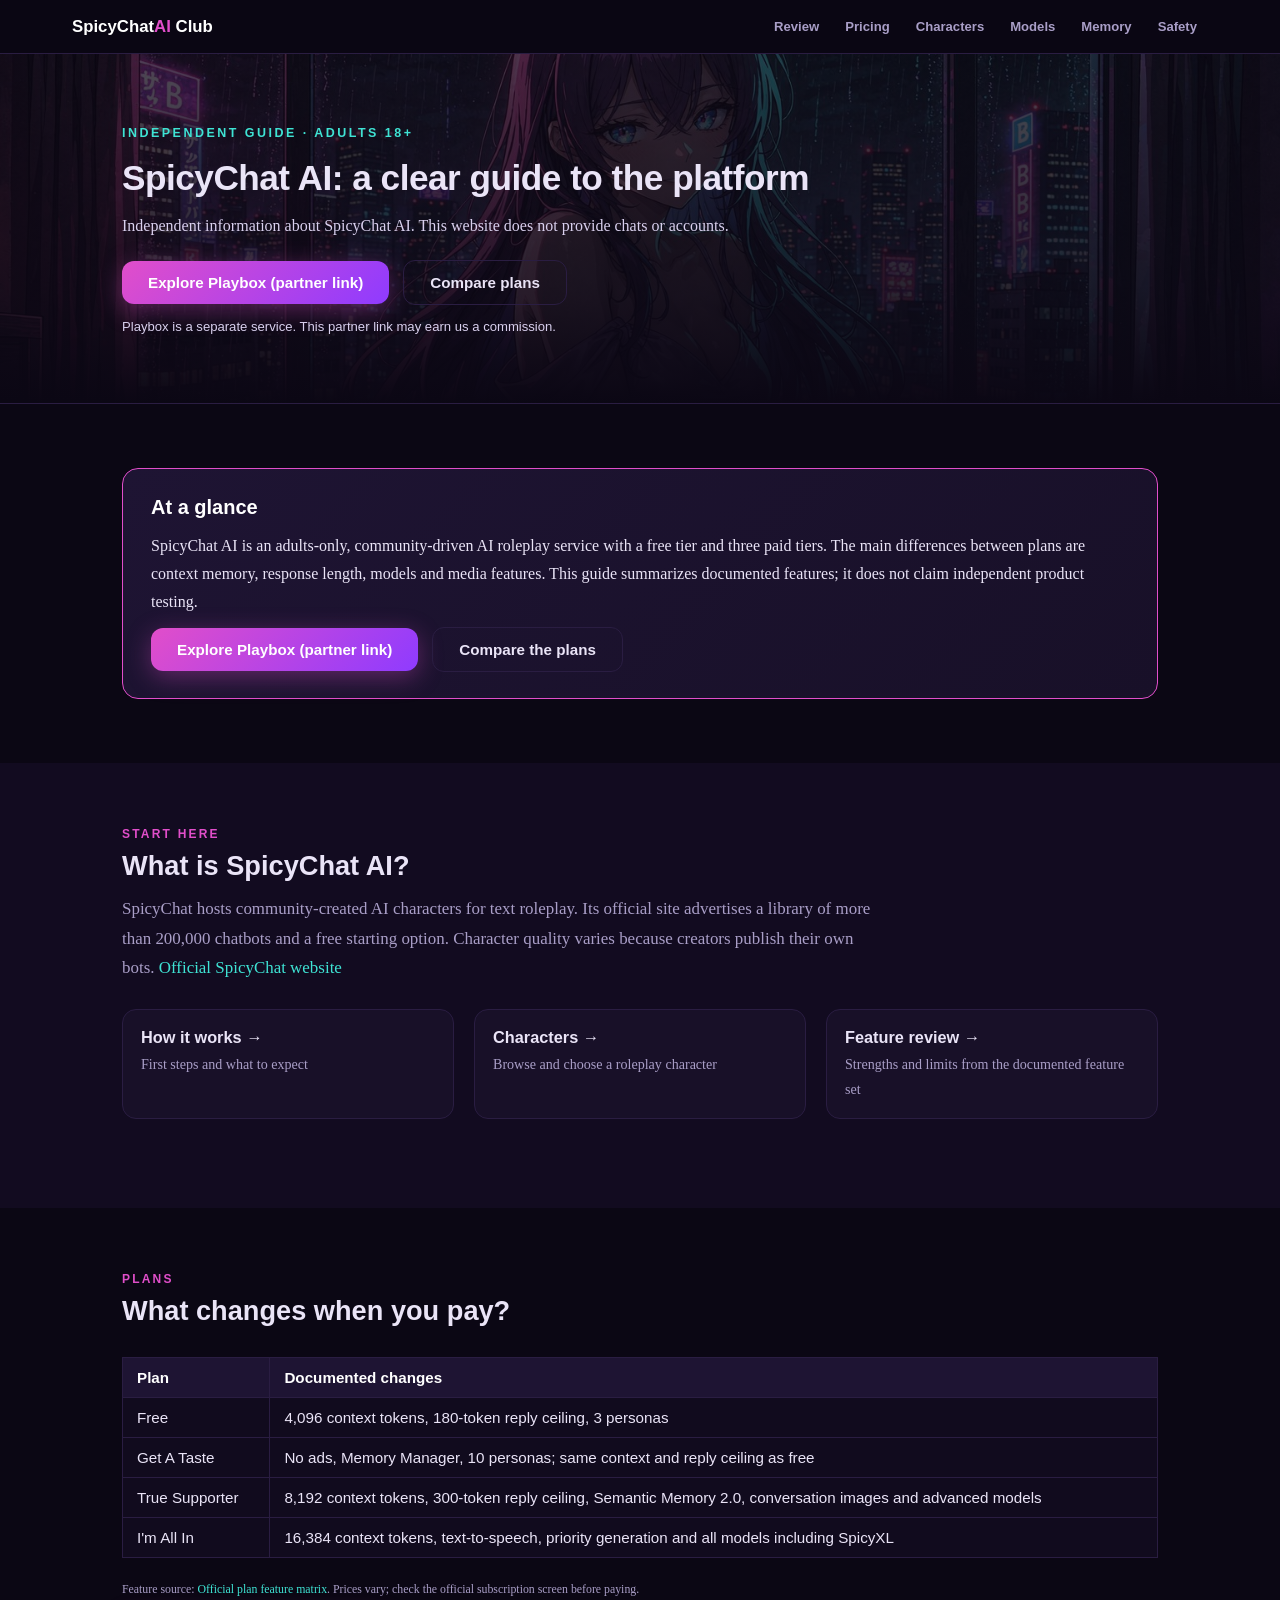
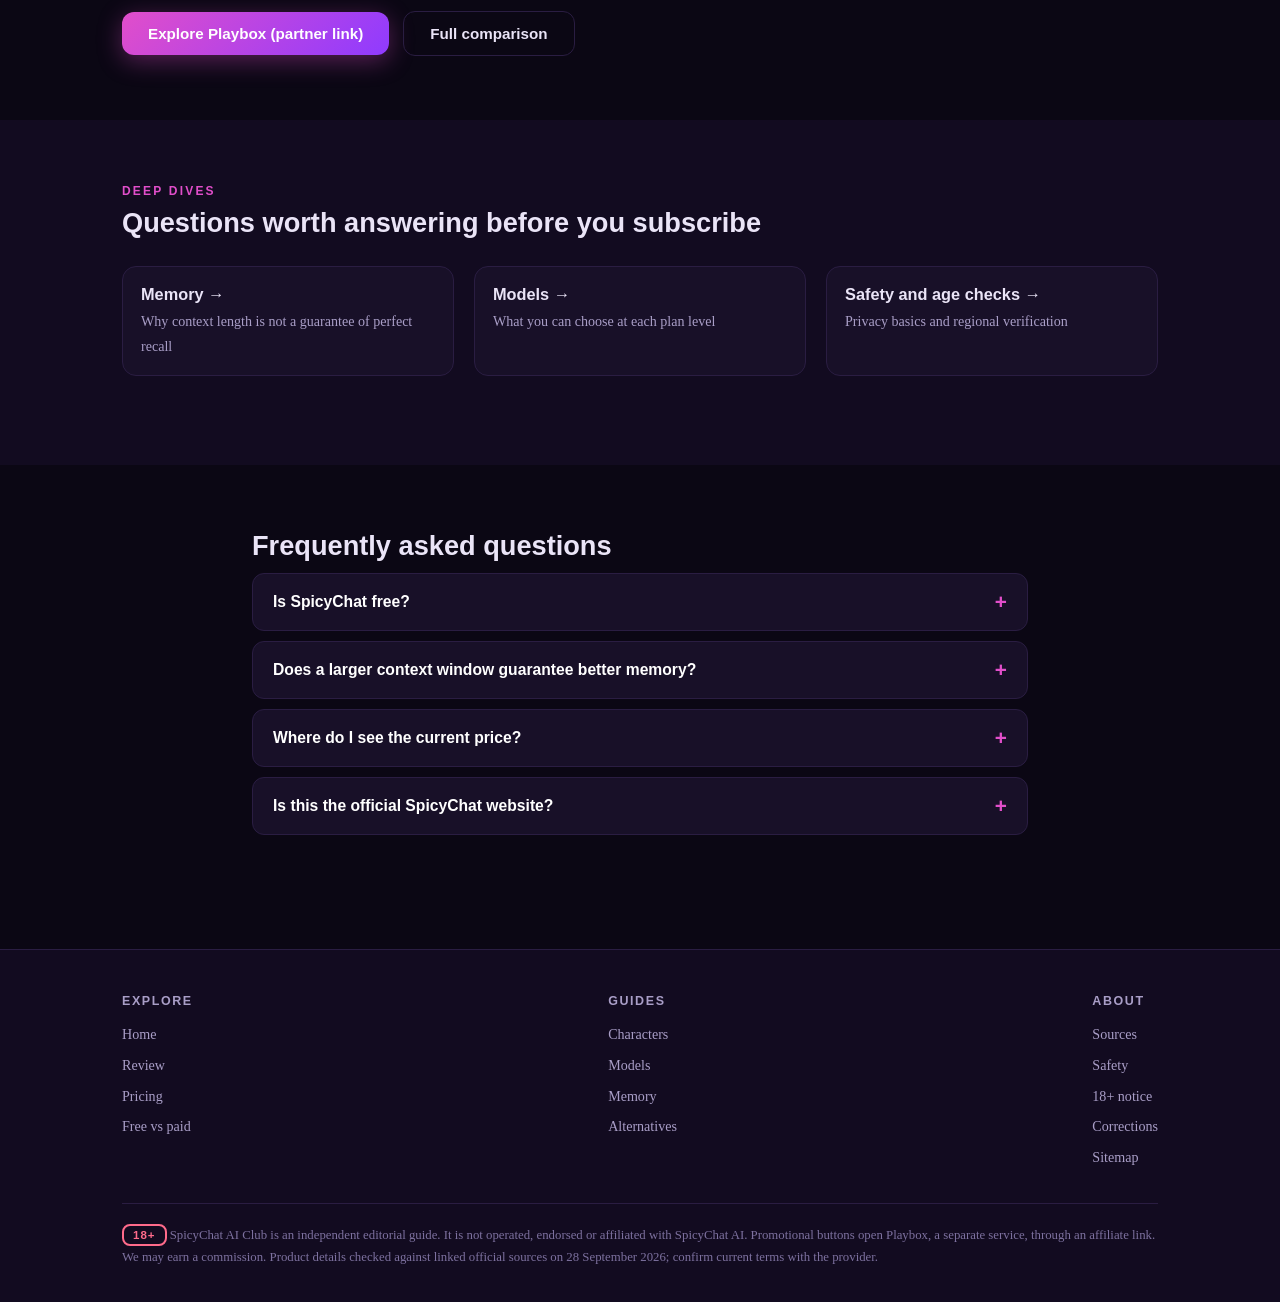
<file: index.html>
<!doctype html>
<html lang="en">
<head>
  <meta charset="utf-8">
  <meta name="viewport" content="width=device-width, initial-scale=1">
  <meta name="rating" content="adult">
  <meta name="google-site-verification" content="AeKEHH6iEmkBP6dM4qb5Utq2Jvvng24tKWWkh2YenZo">
  <meta name="theme-color" content="#0b0714">
  <meta name="description" content="Independent guide to SpicyChat AI features, plans, memory, models and safety. Compare the official documentation before you subscribe.">
  <link rel="canonical" href="https://spicychat-ai.club/">
  <meta property="og:type" content="website">
  <meta property="og:title" content="SpicyChat AI Guide: Features, Pricing &amp; Safety | SpicyChat AI Club">
  <meta property="og:description" content="Independent guide to SpicyChat AI features, plans, memory, models and safety. Compare the official documentation before you subscribe.">
  <meta property="og:url" content="https://spicychat-ai.club/">
  <meta property="og:image" content="https://spicychat-ai.club/assets/img/hero-home.jpg">
  <meta name="twitter:card" content="summary_large_image">
  <title>SpicyChat AI Guide: Features, Pricing &amp; Safety | SpicyChat AI Club</title>
  <link rel="stylesheet" href="style.css">
  <script async src="https://www.googletagmanager.com/gtag/js?id=G-9EQR9R0YQF"></script>
  <script>
    window.dataLayer = window.dataLayer || [];
    function gtag(){dataLayer.push(arguments);}
    gtag('js', new Date());

    gtag('config', 'G-9EQR9R0YQF');
  </script>
  <script type="application/ld+json">{"@context": "https://schema.org", "@type": "WebSite", "name": "SpicyChat AI Club", "url": "https://spicychat-ai.club/", "description": "Independent guide to SpicyChat AI"}</script>
</head>
<body>
  <a class="skip-link" href="#main">Skip to content</a>
  <header class="site"><div class="bar"><a class="logo" href="index.html" aria-label="SpicyChat AI Club home">SpicyChat<span>AI</span> Club</a><nav class="main" aria-label="Main navigation"><a href="review.html">Review</a><a href="pricing.html">Pricing</a><a href="characters.html">Characters</a><a href="models.html">Models</a><a href="memory.html">Memory</a><a href="is-it-safe.html">Safety</a></nav></div></header>
  <main id="main">
    <div class="hero-sub"><img class="hero-img" src="assets/img/hero-home.jpg" alt="Illustrated AI roleplay scene" fetchpriority="high"><div class="wrap"><div class="eyebrow">Independent guide · Adults 18+</div><h1>SpicyChat AI: a clear guide to the platform</h1><p class="sub">Independent information about SpicyChat AI. This website does not provide chats or accounts.</p><div class="cta-row hero-action"><a class="btn btn-primary" href="https://www.playbox.com/?ref=eushing" target="_blank" rel="sponsored nofollow noopener noreferrer">Explore Playbox (partner link)</a><a class="btn btn-ghost" href="pricing.html">Compare plans</a></div><p class="promo-note">Playbox is a separate service. This partner link may earn us a commission.</p></div></div>
    <section><div class="wrap"><div class="tldr"><h2>At a glance</h2><p>SpicyChat AI is an adults-only, community-driven AI roleplay service with a free tier and three paid tiers. The main differences between plans are context memory, response length, models and media features. This guide summarizes documented features; it does not claim independent product testing.</p><div class="cta-row"><a class="btn btn-primary" href="https://www.playbox.com/?ref=eushing" target="_blank" rel="sponsored nofollow noopener noreferrer">Explore Playbox (partner link)</a><a class="btn btn-ghost" href="pricing.html">Compare the plans</a></div></div></div></section>
<section class="alt"><div class="wrap"><div class="kicker">Start here</div><h2>What is SpicyChat AI?</h2><p class="lede">SpicyChat hosts community-created AI characters for text roleplay. Its official site advertises a library of more than 200,000 chatbots and a free starting option. Character quality varies because creators publish their own bots. <a href="https://spicychat.ai/pages" target="_blank" rel="noopener noreferrer">Official SpicyChat website</a></p><div class="grid"><a class="card link-card" href="how-it-works.html"><div class="body"><h3>How it works →</h3><p>First steps and what to expect</p></div></a><a class="card link-card" href="characters.html"><div class="body"><h3>Characters →</h3><p>Browse and choose a roleplay character</p></div></a><a class="card link-card" href="review.html"><div class="body"><h3>Feature review →</h3><p>Strengths and limits from the documented feature set</p></div></a></div></div></section>
<section><div class="wrap"><div class="kicker">Plans</div><h2>What changes when you pay?</h2><div class="table-scroll"><table class="compare"><thead><tr><th scope="col">Plan</th><th scope="col">Documented changes</th></tr></thead><tbody><tr><td>Free</td><td>4,096 context tokens, 180-token reply ceiling, 3 personas</td></tr><tr><td>Get A Taste</td><td>No ads, Memory Manager, 10 personas; same context and reply ceiling as free</td></tr><tr><td>True Supporter</td><td>8,192 context tokens, 300-token reply ceiling, Semantic Memory 2.0, conversation images and advanced models</td></tr><tr><td>I'm All In</td><td>16,384 context tokens, text-to-speech, priority generation and all models including SpicyXL</td></tr></tbody></table></div><p class="src">Feature source: <a href="https://support.spicychat.ai/support/solutions/articles/153000260533-plans-and-what-s-included" target="_blank" rel="noopener noreferrer">Official plan feature matrix</a>. Prices vary; check the official subscription screen before paying.</p><div class="cta-row"><a class="btn btn-primary" href="https://www.playbox.com/?ref=eushing" target="_blank" rel="sponsored nofollow noopener noreferrer">Explore Playbox (partner link)</a><a class="btn btn-ghost" href="free-vs-paid.html">Full comparison</a></div></div></section>
<section class="alt"><div class="wrap"><div class="kicker">Deep dives</div><h2>Questions worth answering before you subscribe</h2><div class="grid"><a class="card link-card" href="memory.html"><div class="body"><h3>Memory →</h3><p>Why context length is not a guarantee of perfect recall</p></div></a><a class="card link-card" href="models.html"><div class="body"><h3>Models →</h3><p>What you can choose at each plan level</p></div></a><a class="card link-card" href="is-it-safe.html"><div class="body"><h3>Safety and age checks →</h3><p>Privacy basics and regional verification</p></div></a></div></div></section>
<section><div class="wrap narrow"><h2>Frequently asked questions</h2><details class="faq"><summary>Is SpicyChat free?</summary><div class="a">Yes. The official plan matrix lists a free tier with 4,096 context tokens, a 180-token reply ceiling and three personas. Some features require a subscription. <a href="https://support.spicychat.ai/support/solutions/articles/153000260533-plans-and-what-s-included" target="_blank" rel="noopener noreferrer">Official plan feature matrix</a></div></details><details class="faq"><summary>Does a larger context window guarantee better memory?</summary><div class="a">No. Context is the maximum amount of text the model can use for a response, shared across chat history and other inputs. Older messages may fall out as a conversation grows. <a href="https://docs.spicychat.ai/advanced/tokens-and-context" target="_blank" rel="noopener noreferrer">Official tokens and context guide</a></div></details><details class="faq"><summary>Where do I see the current price?</summary><div class="a">Open the official SpicyChat subscription page from your account. This guide compares features and avoids displaying a price that may become stale.</div></details><details class="faq"><summary>Is this the official SpicyChat website?</summary><div class="a">No. This is an independent guide. Promotional buttons open Playbox, a separate service, through an affiliate link. To visit SpicyChat, use <a href="https://spicychat.ai/">its official website</a>.</div></details></div></section>
  </main>
  <footer class="site"><div class="wrap"><div class="fgrid"><div class="fcol"><h4>Explore</h4><a href="index.html">Home</a><a href="review.html">Review</a><a href="pricing.html">Pricing</a><a href="free-vs-paid.html">Free vs paid</a></div><div class="fcol"><h4>Guides</h4><a href="characters.html">Characters</a><a href="models.html">Models</a><a href="memory.html">Memory</a><a href="alternatives.html">Alternatives</a></div><div class="fcol"><h4>About</h4><a href="sources.html">Sources</a><a href="is-it-safe.html">Safety</a><a href="18-plus.html">18+ notice</a><a href="contact.html">Corrections</a><a href="sitemap.html">Sitemap</a></div></div><div class="legal"><span class="badge18">18+</span> SpicyChat AI Club is an independent editorial guide. It is not operated, endorsed or affiliated with SpicyChat AI. Promotional buttons open Playbox, a separate service, through an affiliate link. We may earn a commission. Product details checked against linked official sources on 28 September 2026; confirm current terms with the provider.</div></div></footer>
</body>
</html>
</file>
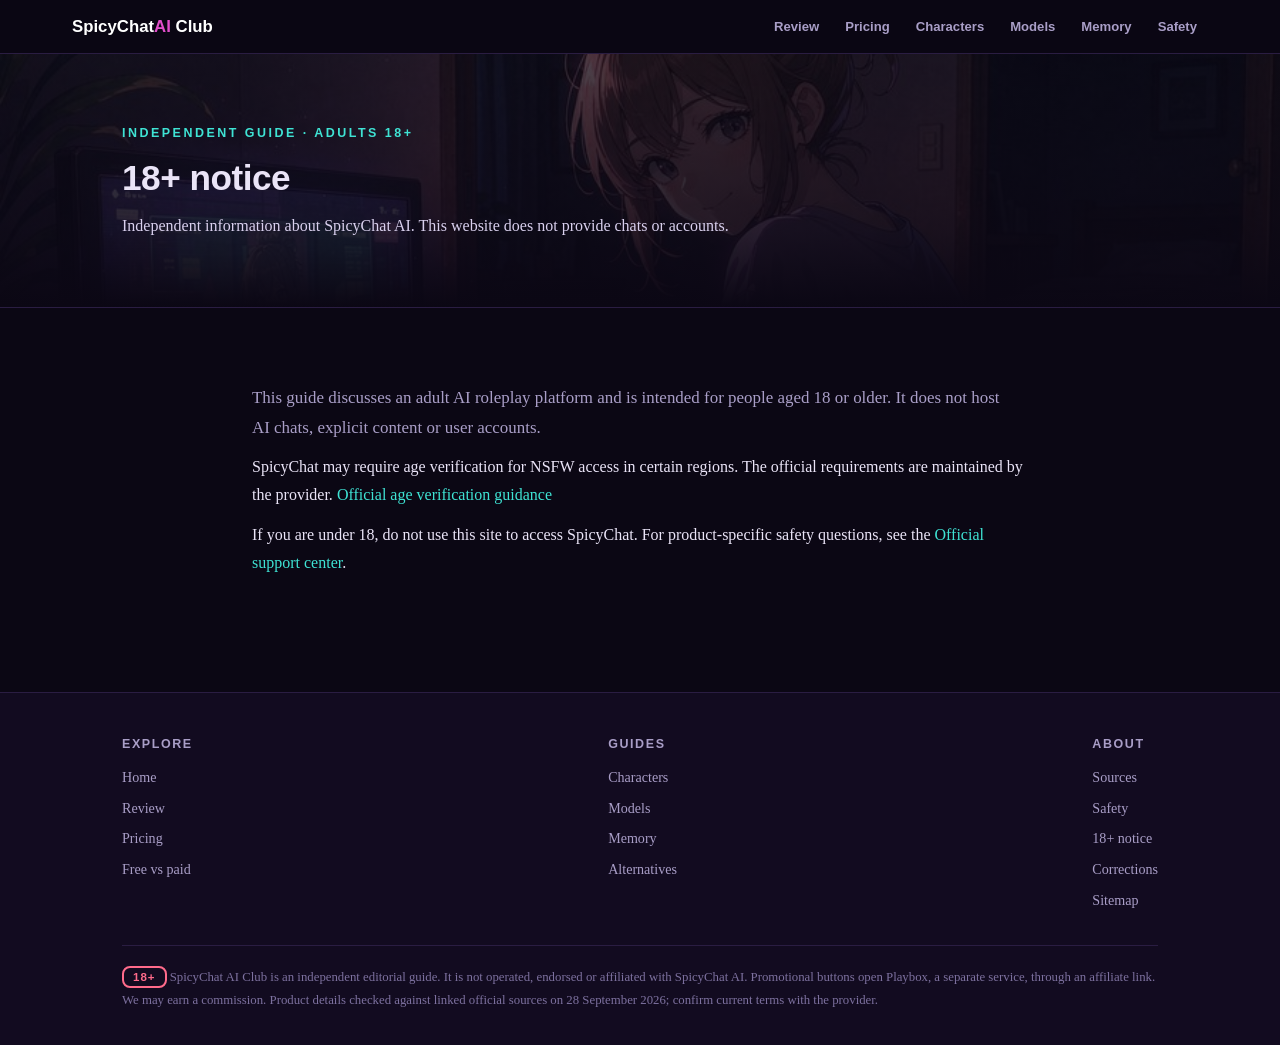
<file: 18-plus.html>
<!doctype html>
<html lang="en">
<head>
  <meta charset="utf-8">
  <meta name="viewport" content="width=device-width, initial-scale=1">
  <meta name="rating" content="adult">
  <meta name="google-site-verification" content="AeKEHH6iEmkBP6dM4qb5Utq2Jvvng24tKWWkh2YenZo">
  <meta name="theme-color" content="#0b0714">
  <meta name="description" content="This independent editorial site discusses an adults-only AI roleplay service.">
  <link rel="canonical" href="https://spicychat-ai.club/18-plus.html">
  <meta property="og:type" content="website">
  <meta property="og:title" content="18+ Notice | SpicyChat AI Club">
  <meta property="og:description" content="This independent editorial site discusses an adults-only AI roleplay service.">
  <meta property="og:url" content="https://spicychat-ai.club/18-plus.html">
  <meta property="og:image" content="https://spicychat-ai.club/assets/img/cat-slice.jpg">
  <meta name="twitter:card" content="summary_large_image">
  <title>18+ Notice | SpicyChat AI Club</title>
  <link rel="stylesheet" href="style.css">
  <script async src="https://www.googletagmanager.com/gtag/js?id=G-9EQR9R0YQF"></script>
  <script>
    window.dataLayer = window.dataLayer || [];
    function gtag(){dataLayer.push(arguments);}
    gtag('js', new Date());

    gtag('config', 'G-9EQR9R0YQF');
  </script>
  <script type="application/ld+json">{"@context": "https://schema.org", "@type": "WebSite", "name": "SpicyChat AI Club", "url": "https://spicychat-ai.club/", "description": "Independent guide to SpicyChat AI"}</script>
</head>
<body>
  <a class="skip-link" href="#main">Skip to content</a>
  <header class="site"><div class="bar"><a class="logo" href="index.html" aria-label="SpicyChat AI Club home">SpicyChat<span>AI</span> Club</a><nav class="main" aria-label="Main navigation"><a href="review.html">Review</a><a href="pricing.html">Pricing</a><a href="characters.html">Characters</a><a href="models.html">Models</a><a href="memory.html">Memory</a><a href="is-it-safe.html">Safety</a></nav></div></header>
  <main id="main">
    <div class="hero-sub"><img class="hero-img" src="assets/img/cat-slice.jpg" alt="Illustrated AI roleplay scene" fetchpriority="high"><div class="wrap"><div class="eyebrow">Independent guide · Adults 18+</div><h1>18+ notice</h1><p class="sub">Independent information about SpicyChat AI. This website does not provide chats or accounts.</p></div></div>
    <section><div class="wrap narrow"><p class="lede">This guide discusses an adult AI roleplay platform and is intended for people aged 18 or older. It does not host AI chats, explicit content or user accounts.</p><p>SpicyChat may require age verification for NSFW access in certain regions. The official requirements are maintained by the provider. <a href="https://support.spicychat.ai/support/solutions/articles/153000260514-why-spicychat-asks-you-to-verify-your-age" target="_blank" rel="noopener noreferrer">Official age verification guidance</a></p><p>If you are under 18, do not use this site to access SpicyChat. For product-specific safety questions, see the <a href="https://support.spicychat.ai/support/home" target="_blank" rel="noopener noreferrer">Official support center</a>.</p></div></section>
  </main>
  <footer class="site"><div class="wrap"><div class="fgrid"><div class="fcol"><h4>Explore</h4><a href="index.html">Home</a><a href="review.html">Review</a><a href="pricing.html">Pricing</a><a href="free-vs-paid.html">Free vs paid</a></div><div class="fcol"><h4>Guides</h4><a href="characters.html">Characters</a><a href="models.html">Models</a><a href="memory.html">Memory</a><a href="alternatives.html">Alternatives</a></div><div class="fcol"><h4>About</h4><a href="sources.html">Sources</a><a href="is-it-safe.html">Safety</a><a href="18-plus.html">18+ notice</a><a href="contact.html">Corrections</a><a href="sitemap.html">Sitemap</a></div></div><div class="legal"><span class="badge18">18+</span> SpicyChat AI Club is an independent editorial guide. It is not operated, endorsed or affiliated with SpicyChat AI. Promotional buttons open Playbox, a separate service, through an affiliate link. We may earn a commission. Product details checked against linked official sources on 28 September 2026; confirm current terms with the provider.</div></div></footer>
</body>
</html>
</file>
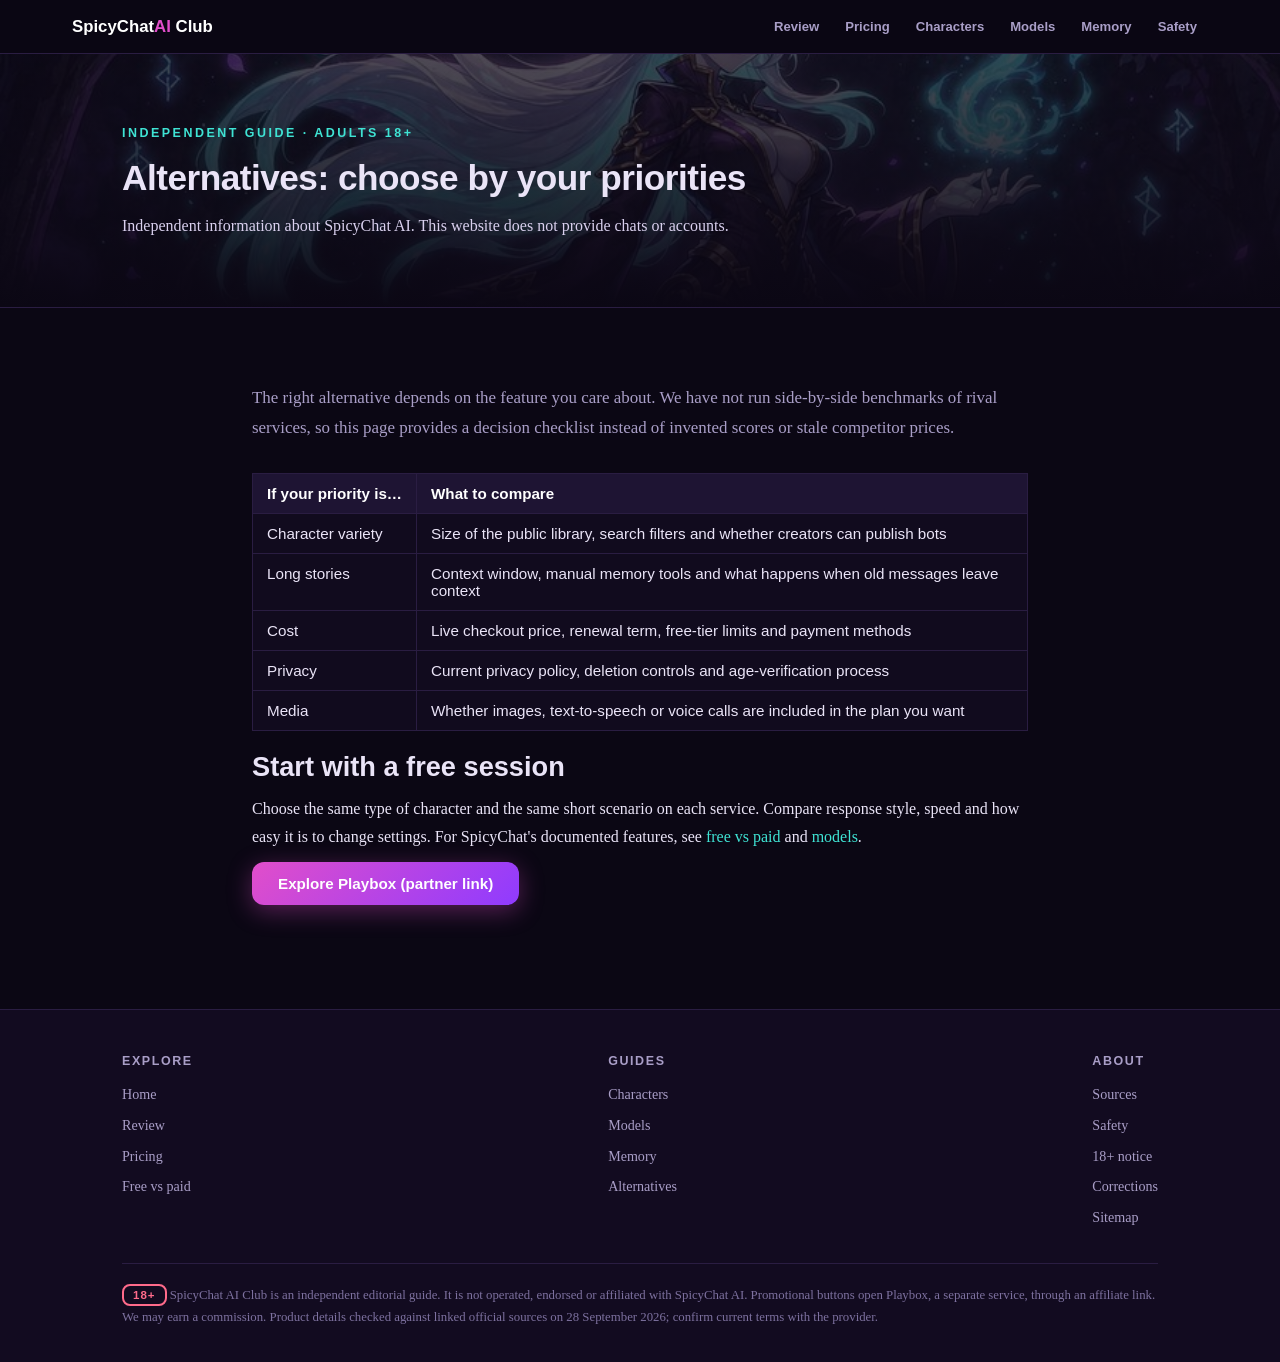
<file: alternatives.html>
<!doctype html>
<html lang="en">
<head>
  <meta charset="utf-8">
  <meta name="viewport" content="width=device-width, initial-scale=1">
  <meta name="rating" content="adult">
  <meta name="google-site-verification" content="AeKEHH6iEmkBP6dM4qb5Utq2Jvvng24tKWWkh2YenZo">
  <meta name="theme-color" content="#0b0714">
  <meta name="description" content="A practical comparison framework for choosing an AI roleplay service without invented scores or outdated prices.">
  <link rel="canonical" href="https://spicychat-ai.club/alternatives.html">
  <meta property="og:type" content="website">
  <meta property="og:title" content="SpicyChat AI Alternatives: How to Compare | SpicyChat AI Club">
  <meta property="og:description" content="A practical comparison framework for choosing an AI roleplay service without invented scores or outdated prices.">
  <meta property="og:url" content="https://spicychat-ai.club/alternatives.html">
  <meta property="og:image" content="https://spicychat-ai.club/assets/img/cat-fantasy.jpg">
  <meta name="twitter:card" content="summary_large_image">
  <title>SpicyChat AI Alternatives: How to Compare | SpicyChat AI Club</title>
  <link rel="stylesheet" href="style.css">
  <script async src="https://www.googletagmanager.com/gtag/js?id=G-9EQR9R0YQF"></script>
  <script>
    window.dataLayer = window.dataLayer || [];
    function gtag(){dataLayer.push(arguments);}
    gtag('js', new Date());

    gtag('config', 'G-9EQR9R0YQF');
  </script>
  <script type="application/ld+json">{"@context": "https://schema.org", "@type": "WebSite", "name": "SpicyChat AI Club", "url": "https://spicychat-ai.club/", "description": "Independent guide to SpicyChat AI"}</script>
</head>
<body>
  <a class="skip-link" href="#main">Skip to content</a>
  <header class="site"><div class="bar"><a class="logo" href="index.html" aria-label="SpicyChat AI Club home">SpicyChat<span>AI</span> Club</a><nav class="main" aria-label="Main navigation"><a href="review.html">Review</a><a href="pricing.html">Pricing</a><a href="characters.html">Characters</a><a href="models.html">Models</a><a href="memory.html">Memory</a><a href="is-it-safe.html">Safety</a></nav></div></header>
  <main id="main">
    <div class="hero-sub"><img class="hero-img" src="assets/img/cat-fantasy.jpg" alt="Illustrated AI roleplay scene" fetchpriority="high"><div class="wrap"><div class="eyebrow">Independent guide · Adults 18+</div><h1>Alternatives: choose by your priorities</h1><p class="sub">Independent information about SpicyChat AI. This website does not provide chats or accounts.</p></div></div>
    <section><div class="wrap narrow"><p class="lede">The right alternative depends on the feature you care about. We have not run side-by-side benchmarks of rival services, so this page provides a decision checklist instead of invented scores or stale competitor prices.</p><div class="table-scroll"><table class="compare"><thead><tr><th scope="col">If your priority is…</th><th scope="col">What to compare</th></tr></thead><tbody><tr><td>Character variety</td><td>Size of the public library, search filters and whether creators can publish bots</td></tr><tr><td>Long stories</td><td>Context window, manual memory tools and what happens when old messages leave context</td></tr><tr><td>Cost</td><td>Live checkout price, renewal term, free-tier limits and payment methods</td></tr><tr><td>Privacy</td><td>Current privacy policy, deletion controls and age-verification process</td></tr><tr><td>Media</td><td>Whether images, text-to-speech or voice calls are included in the plan you want</td></tr></tbody></table></div><h2>Start with a free session</h2><p>Choose the same type of character and the same short scenario on each service. Compare response style, speed and how easy it is to change settings. For SpicyChat's documented features, see <a href="free-vs-paid.html">free vs paid</a> and <a href="models.html">models</a>.</p><div class="cta-row"><a class="btn btn-primary" href="https://www.playbox.com/?ref=eushing" target="_blank" rel="sponsored nofollow noopener noreferrer">Explore Playbox (partner link)</a></div></div></section>
  </main>
  <footer class="site"><div class="wrap"><div class="fgrid"><div class="fcol"><h4>Explore</h4><a href="index.html">Home</a><a href="review.html">Review</a><a href="pricing.html">Pricing</a><a href="free-vs-paid.html">Free vs paid</a></div><div class="fcol"><h4>Guides</h4><a href="characters.html">Characters</a><a href="models.html">Models</a><a href="memory.html">Memory</a><a href="alternatives.html">Alternatives</a></div><div class="fcol"><h4>About</h4><a href="sources.html">Sources</a><a href="is-it-safe.html">Safety</a><a href="18-plus.html">18+ notice</a><a href="contact.html">Corrections</a><a href="sitemap.html">Sitemap</a></div></div><div class="legal"><span class="badge18">18+</span> SpicyChat AI Club is an independent editorial guide. It is not operated, endorsed or affiliated with SpicyChat AI. Promotional buttons open Playbox, a separate service, through an affiliate link. We may earn a commission. Product details checked against linked official sources on 28 September 2026; confirm current terms with the provider.</div></div></footer>
</body>
</html>
</file>
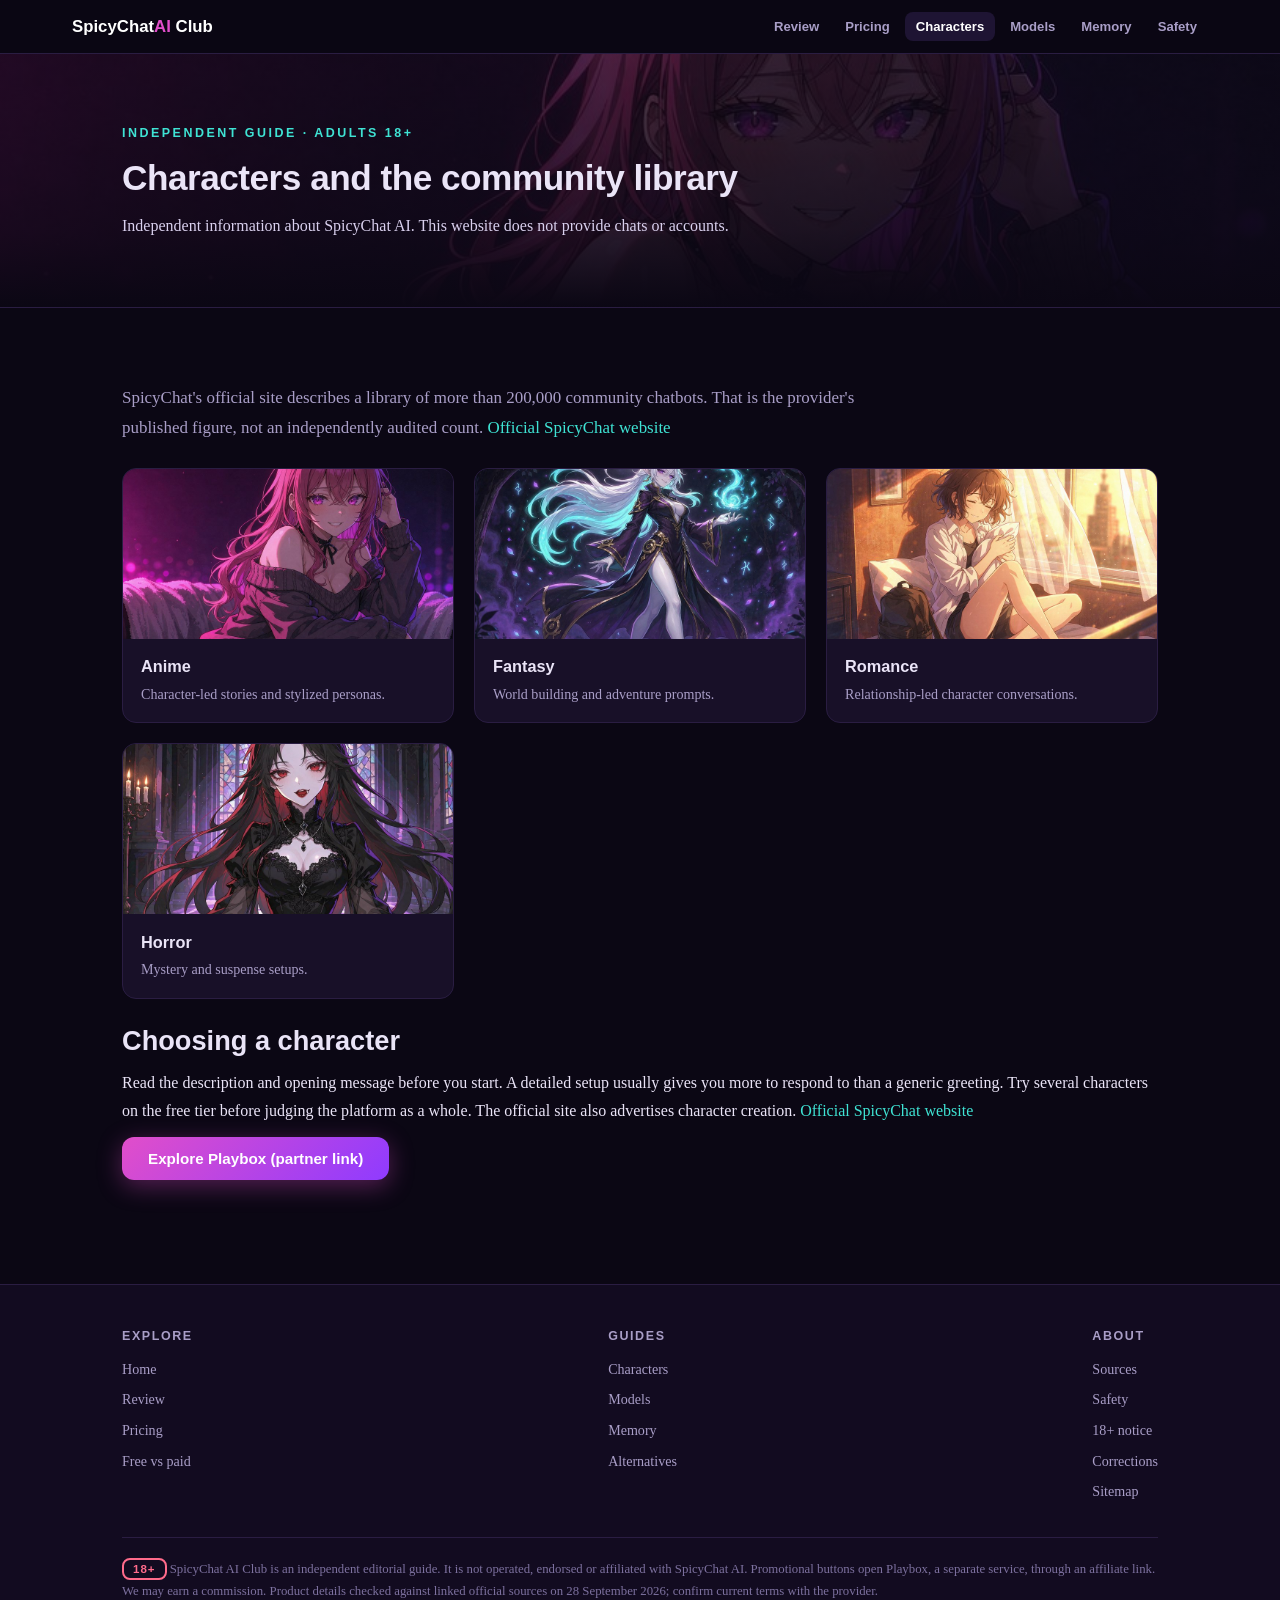
<file: characters.html>
<!doctype html>
<html lang="en">
<head>
  <meta charset="utf-8">
  <meta name="viewport" content="width=device-width, initial-scale=1">
  <meta name="rating" content="adult">
  <meta name="google-site-verification" content="AeKEHH6iEmkBP6dM4qb5Utq2Jvvng24tKWWkh2YenZo">
  <meta name="theme-color" content="#0b0714">
  <meta name="description" content="Learn how the SpicyChat character library works and how to choose or create a character.">
  <link rel="canonical" href="https://spicychat-ai.club/characters.html">
  <meta property="og:type" content="website">
  <meta property="og:title" content="SpicyChat AI Characters and Creation Guide | SpicyChat AI Club">
  <meta property="og:description" content="Learn how the SpicyChat character library works and how to choose or create a character.">
  <meta property="og:url" content="https://spicychat-ai.club/characters.html">
  <meta property="og:image" content="https://spicychat-ai.club/assets/img/cat-anime.jpg">
  <meta name="twitter:card" content="summary_large_image">
  <title>SpicyChat AI Characters and Creation Guide | SpicyChat AI Club</title>
  <link rel="stylesheet" href="style.css">
  <script async src="https://www.googletagmanager.com/gtag/js?id=G-9EQR9R0YQF"></script>
  <script>
    window.dataLayer = window.dataLayer || [];
    function gtag(){dataLayer.push(arguments);}
    gtag('js', new Date());

    gtag('config', 'G-9EQR9R0YQF');
  </script>
  <script type="application/ld+json">{"@context": "https://schema.org", "@type": "WebSite", "name": "SpicyChat AI Club", "url": "https://spicychat-ai.club/", "description": "Independent guide to SpicyChat AI"}</script>
</head>
<body>
  <a class="skip-link" href="#main">Skip to content</a>
  <header class="site"><div class="bar"><a class="logo" href="index.html" aria-label="SpicyChat AI Club home">SpicyChat<span>AI</span> Club</a><nav class="main" aria-label="Main navigation"><a href="review.html">Review</a><a href="pricing.html">Pricing</a><a href="characters.html" aria-current="page">Characters</a><a href="models.html">Models</a><a href="memory.html">Memory</a><a href="is-it-safe.html">Safety</a></nav></div></header>
  <main id="main">
    <div class="hero-sub"><img class="hero-img" src="assets/img/cat-anime.jpg" alt="Illustrated AI roleplay scene" fetchpriority="high"><div class="wrap"><div class="eyebrow">Independent guide · Adults 18+</div><h1>Characters and the community library</h1><p class="sub">Independent information about SpicyChat AI. This website does not provide chats or accounts.</p></div></div>
    <section><div class="wrap"><p class="lede">SpicyChat's official site describes a library of more than 200,000 community chatbots. That is the provider's published figure, not an independently audited count. <a href="https://spicychat.ai/pages" target="_blank" rel="noopener noreferrer">Official SpicyChat website</a></p><div class="grid"><div class="card"><img src="assets/img/cat-anime.jpg" alt="Illustrated anime character" loading="lazy"><div class="body"><h3>Anime</h3><p>Character-led stories and stylized personas.</p></div></div><div class="card"><img src="assets/img/cat-fantasy.jpg" alt="Illustrated fantasy scene" loading="lazy"><div class="body"><h3>Fantasy</h3><p>World building and adventure prompts.</p></div></div><div class="card"><img src="assets/img/cat-romance.jpg" alt="Illustrated romantic scene" loading="lazy"><div class="body"><h3>Romance</h3><p>Relationship-led character conversations.</p></div></div><div class="card"><img src="assets/img/cat-horror.jpg" alt="Illustrated suspense scene" loading="lazy"><div class="body"><h3>Horror</h3><p>Mystery and suspense setups.</p></div></div></div><h2>Choosing a character</h2><p>Read the description and opening message before you start. A detailed setup usually gives you more to respond to than a generic greeting. Try several characters on the free tier before judging the platform as a whole. The official site also advertises character creation. <a href="https://spicychat.ai/pages" target="_blank" rel="noopener noreferrer">Official SpicyChat website</a></p><div class="cta-row"><a class="btn btn-primary" href="https://www.playbox.com/?ref=eushing" target="_blank" rel="sponsored nofollow noopener noreferrer">Explore Playbox (partner link)</a></div></div></section>
  </main>
  <footer class="site"><div class="wrap"><div class="fgrid"><div class="fcol"><h4>Explore</h4><a href="index.html">Home</a><a href="review.html">Review</a><a href="pricing.html">Pricing</a><a href="free-vs-paid.html">Free vs paid</a></div><div class="fcol"><h4>Guides</h4><a href="characters.html">Characters</a><a href="models.html">Models</a><a href="memory.html">Memory</a><a href="alternatives.html">Alternatives</a></div><div class="fcol"><h4>About</h4><a href="sources.html">Sources</a><a href="is-it-safe.html">Safety</a><a href="18-plus.html">18+ notice</a><a href="contact.html">Corrections</a><a href="sitemap.html">Sitemap</a></div></div><div class="legal"><span class="badge18">18+</span> SpicyChat AI Club is an independent editorial guide. It is not operated, endorsed or affiliated with SpicyChat AI. Promotional buttons open Playbox, a separate service, through an affiliate link. We may earn a commission. Product details checked against linked official sources on 28 September 2026; confirm current terms with the provider.</div></div></footer>
</body>
</html>
</file>
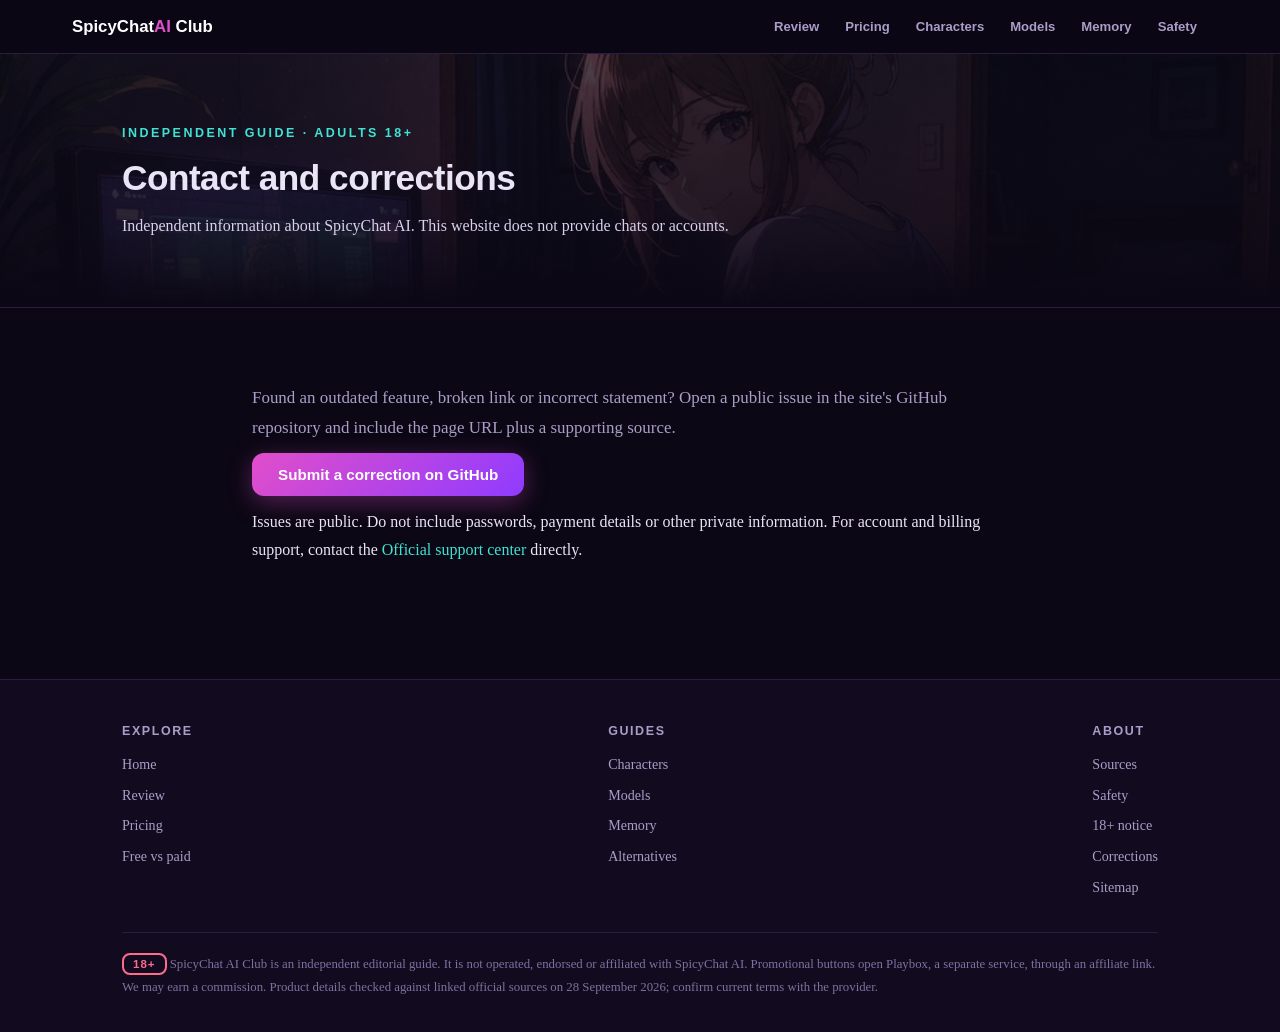
<file: contact.html>
<!doctype html>
<html lang="en">
<head>
  <meta charset="utf-8">
  <meta name="viewport" content="width=device-width, initial-scale=1">
  <meta name="rating" content="adult">
  <meta name="google-site-verification" content="AeKEHH6iEmkBP6dM4qb5Utq2Jvvng24tKWWkh2YenZo">
  <meta name="theme-color" content="#0b0714">
  <meta name="description" content="How to submit a correction or report a broken link to SpicyChat AI Club.">
  <link rel="canonical" href="https://spicychat-ai.club/contact.html">
  <meta property="og:type" content="website">
  <meta property="og:title" content="Contact and Corrections | SpicyChat AI Club">
  <meta property="og:description" content="How to submit a correction or report a broken link to SpicyChat AI Club.">
  <meta property="og:url" content="https://spicychat-ai.club/contact.html">
  <meta property="og:image" content="https://spicychat-ai.club/assets/img/cat-slice.jpg">
  <meta name="twitter:card" content="summary_large_image">
  <title>Contact and Corrections | SpicyChat AI Club</title>
  <link rel="stylesheet" href="style.css">
  <script async src="https://www.googletagmanager.com/gtag/js?id=G-9EQR9R0YQF"></script>
  <script>
    window.dataLayer = window.dataLayer || [];
    function gtag(){dataLayer.push(arguments);}
    gtag('js', new Date());

    gtag('config', 'G-9EQR9R0YQF');
  </script>
  <script type="application/ld+json">{"@context": "https://schema.org", "@type": "WebSite", "name": "SpicyChat AI Club", "url": "https://spicychat-ai.club/", "description": "Independent guide to SpicyChat AI"}</script>
</head>
<body>
  <a class="skip-link" href="#main">Skip to content</a>
  <header class="site"><div class="bar"><a class="logo" href="index.html" aria-label="SpicyChat AI Club home">SpicyChat<span>AI</span> Club</a><nav class="main" aria-label="Main navigation"><a href="review.html">Review</a><a href="pricing.html">Pricing</a><a href="characters.html">Characters</a><a href="models.html">Models</a><a href="memory.html">Memory</a><a href="is-it-safe.html">Safety</a></nav></div></header>
  <main id="main">
    <div class="hero-sub"><img class="hero-img" src="assets/img/cat-slice.jpg" alt="Illustrated AI roleplay scene" fetchpriority="high"><div class="wrap"><div class="eyebrow">Independent guide · Adults 18+</div><h1>Contact and corrections</h1><p class="sub">Independent information about SpicyChat AI. This website does not provide chats or accounts.</p></div></div>
    <section><div class="wrap narrow"><p class="lede">Found an outdated feature, broken link or incorrect statement? Open a public issue in the site's GitHub repository and include the page URL plus a supporting source.</p><p><a class="btn btn-primary" href="https://github.com/yorklee0820-ai/spicychat-ai-club/issues/new" target="_blank" rel="noopener noreferrer">Submit a correction on GitHub</a></p><p>Issues are public. Do not include passwords, payment details or other private information. For account and billing support, contact the <a href="https://support.spicychat.ai/support/home" target="_blank" rel="noopener noreferrer">Official support center</a> directly.</p></div></section>
  </main>
  <footer class="site"><div class="wrap"><div class="fgrid"><div class="fcol"><h4>Explore</h4><a href="index.html">Home</a><a href="review.html">Review</a><a href="pricing.html">Pricing</a><a href="free-vs-paid.html">Free vs paid</a></div><div class="fcol"><h4>Guides</h4><a href="characters.html">Characters</a><a href="models.html">Models</a><a href="memory.html">Memory</a><a href="alternatives.html">Alternatives</a></div><div class="fcol"><h4>About</h4><a href="sources.html">Sources</a><a href="is-it-safe.html">Safety</a><a href="18-plus.html">18+ notice</a><a href="contact.html">Corrections</a><a href="sitemap.html">Sitemap</a></div></div><div class="legal"><span class="badge18">18+</span> SpicyChat AI Club is an independent editorial guide. It is not operated, endorsed or affiliated with SpicyChat AI. Promotional buttons open Playbox, a separate service, through an affiliate link. We may earn a commission. Product details checked against linked official sources on 28 September 2026; confirm current terms with the provider.</div></div></footer>
</body>
</html>
</file>
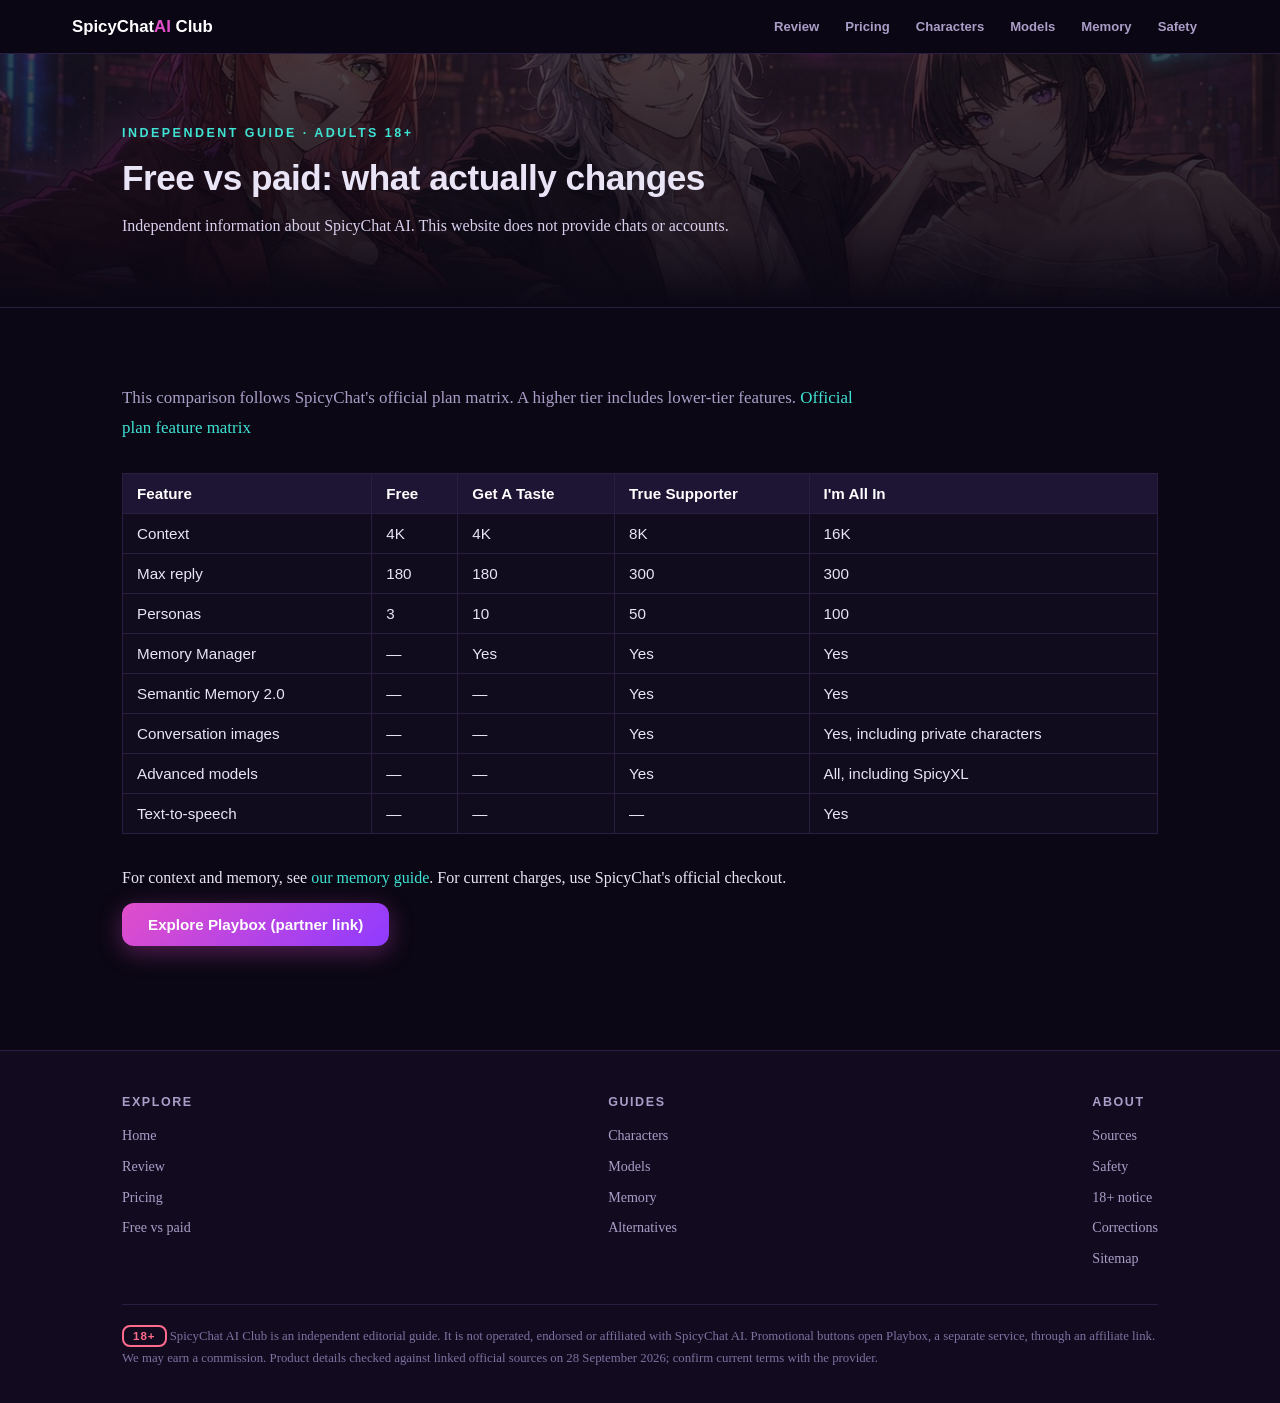
<file: free-vs-paid.html>
<!doctype html>
<html lang="en">
<head>
  <meta charset="utf-8">
  <meta name="viewport" content="width=device-width, initial-scale=1">
  <meta name="rating" content="adult">
  <meta name="google-site-verification" content="AeKEHH6iEmkBP6dM4qb5Utq2Jvvng24tKWWkh2YenZo">
  <meta name="theme-color" content="#0b0714">
  <meta name="description" content="See which SpicyChat features are available on the free tier and what each paid plan adds.">
  <link rel="canonical" href="https://spicychat-ai.club/free-vs-paid.html">
  <meta property="og:type" content="website">
  <meta property="og:title" content="SpicyChat AI Free vs Paid: Feature Comparison | SpicyChat AI Club">
  <meta property="og:description" content="See which SpicyChat features are available on the free tier and what each paid plan adds.">
  <meta property="og:url" content="https://spicychat-ai.club/free-vs-paid.html">
  <meta property="og:image" content="https://spicychat-ai.club/assets/img/scene-group.jpg">
  <meta name="twitter:card" content="summary_large_image">
  <title>SpicyChat AI Free vs Paid: Feature Comparison | SpicyChat AI Club</title>
  <link rel="stylesheet" href="style.css">
  <script async src="https://www.googletagmanager.com/gtag/js?id=G-9EQR9R0YQF"></script>
  <script>
    window.dataLayer = window.dataLayer || [];
    function gtag(){dataLayer.push(arguments);}
    gtag('js', new Date());

    gtag('config', 'G-9EQR9R0YQF');
  </script>
  <script type="application/ld+json">{"@context": "https://schema.org", "@type": "WebSite", "name": "SpicyChat AI Club", "url": "https://spicychat-ai.club/", "description": "Independent guide to SpicyChat AI"}</script>
</head>
<body>
  <a class="skip-link" href="#main">Skip to content</a>
  <header class="site"><div class="bar"><a class="logo" href="index.html" aria-label="SpicyChat AI Club home">SpicyChat<span>AI</span> Club</a><nav class="main" aria-label="Main navigation"><a href="review.html">Review</a><a href="pricing.html">Pricing</a><a href="characters.html">Characters</a><a href="models.html">Models</a><a href="memory.html">Memory</a><a href="is-it-safe.html">Safety</a></nav></div></header>
  <main id="main">
    <div class="hero-sub"><img class="hero-img" src="assets/img/scene-group.jpg" alt="Illustrated AI roleplay scene" fetchpriority="high"><div class="wrap"><div class="eyebrow">Independent guide · Adults 18+</div><h1>Free vs paid: what actually changes</h1><p class="sub">Independent information about SpicyChat AI. This website does not provide chats or accounts.</p></div></div>
    <section><div class="wrap"><p class="lede">This comparison follows SpicyChat's official plan matrix. A higher tier includes lower-tier features. <a href="https://support.spicychat.ai/support/solutions/articles/153000260533-plans-and-what-s-included" target="_blank" rel="noopener noreferrer">Official plan feature matrix</a></p><div class="table-scroll"><table class="compare"><thead><tr><th scope="col">Feature</th><th scope="col">Free</th><th scope="col">Get A Taste</th><th scope="col">True Supporter</th><th scope="col">I'm All In</th></tr></thead><tbody><tr><td>Context</td><td>4K</td><td>4K</td><td>8K</td><td>16K</td></tr><tr><td>Max reply</td><td>180</td><td>180</td><td>300</td><td>300</td></tr><tr><td>Personas</td><td>3</td><td>10</td><td>50</td><td>100</td></tr><tr><td>Memory Manager</td><td>—</td><td>Yes</td><td>Yes</td><td>Yes</td></tr><tr><td>Semantic Memory 2.0</td><td>—</td><td>—</td><td>Yes</td><td>Yes</td></tr><tr><td>Conversation images</td><td>—</td><td>—</td><td>Yes</td><td>Yes, including private characters</td></tr><tr><td>Advanced models</td><td>—</td><td>—</td><td>Yes</td><td>All, including SpicyXL</td></tr><tr><td>Text-to-speech</td><td>—</td><td>—</td><td>—</td><td>Yes</td></tr></tbody></table></div><p>For context and memory, see <a href="memory.html">our memory guide</a>. For current charges, use SpicyChat's official checkout.</p><div class="cta-row"><a class="btn btn-primary" href="https://www.playbox.com/?ref=eushing" target="_blank" rel="sponsored nofollow noopener noreferrer">Explore Playbox (partner link)</a></div></div></section>
  </main>
  <footer class="site"><div class="wrap"><div class="fgrid"><div class="fcol"><h4>Explore</h4><a href="index.html">Home</a><a href="review.html">Review</a><a href="pricing.html">Pricing</a><a href="free-vs-paid.html">Free vs paid</a></div><div class="fcol"><h4>Guides</h4><a href="characters.html">Characters</a><a href="models.html">Models</a><a href="memory.html">Memory</a><a href="alternatives.html">Alternatives</a></div><div class="fcol"><h4>About</h4><a href="sources.html">Sources</a><a href="is-it-safe.html">Safety</a><a href="18-plus.html">18+ notice</a><a href="contact.html">Corrections</a><a href="sitemap.html">Sitemap</a></div></div><div class="legal"><span class="badge18">18+</span> SpicyChat AI Club is an independent editorial guide. It is not operated, endorsed or affiliated with SpicyChat AI. Promotional buttons open Playbox, a separate service, through an affiliate link. We may earn a commission. Product details checked against linked official sources on 28 September 2026; confirm current terms with the provider.</div></div></footer>
</body>
</html>
</file>
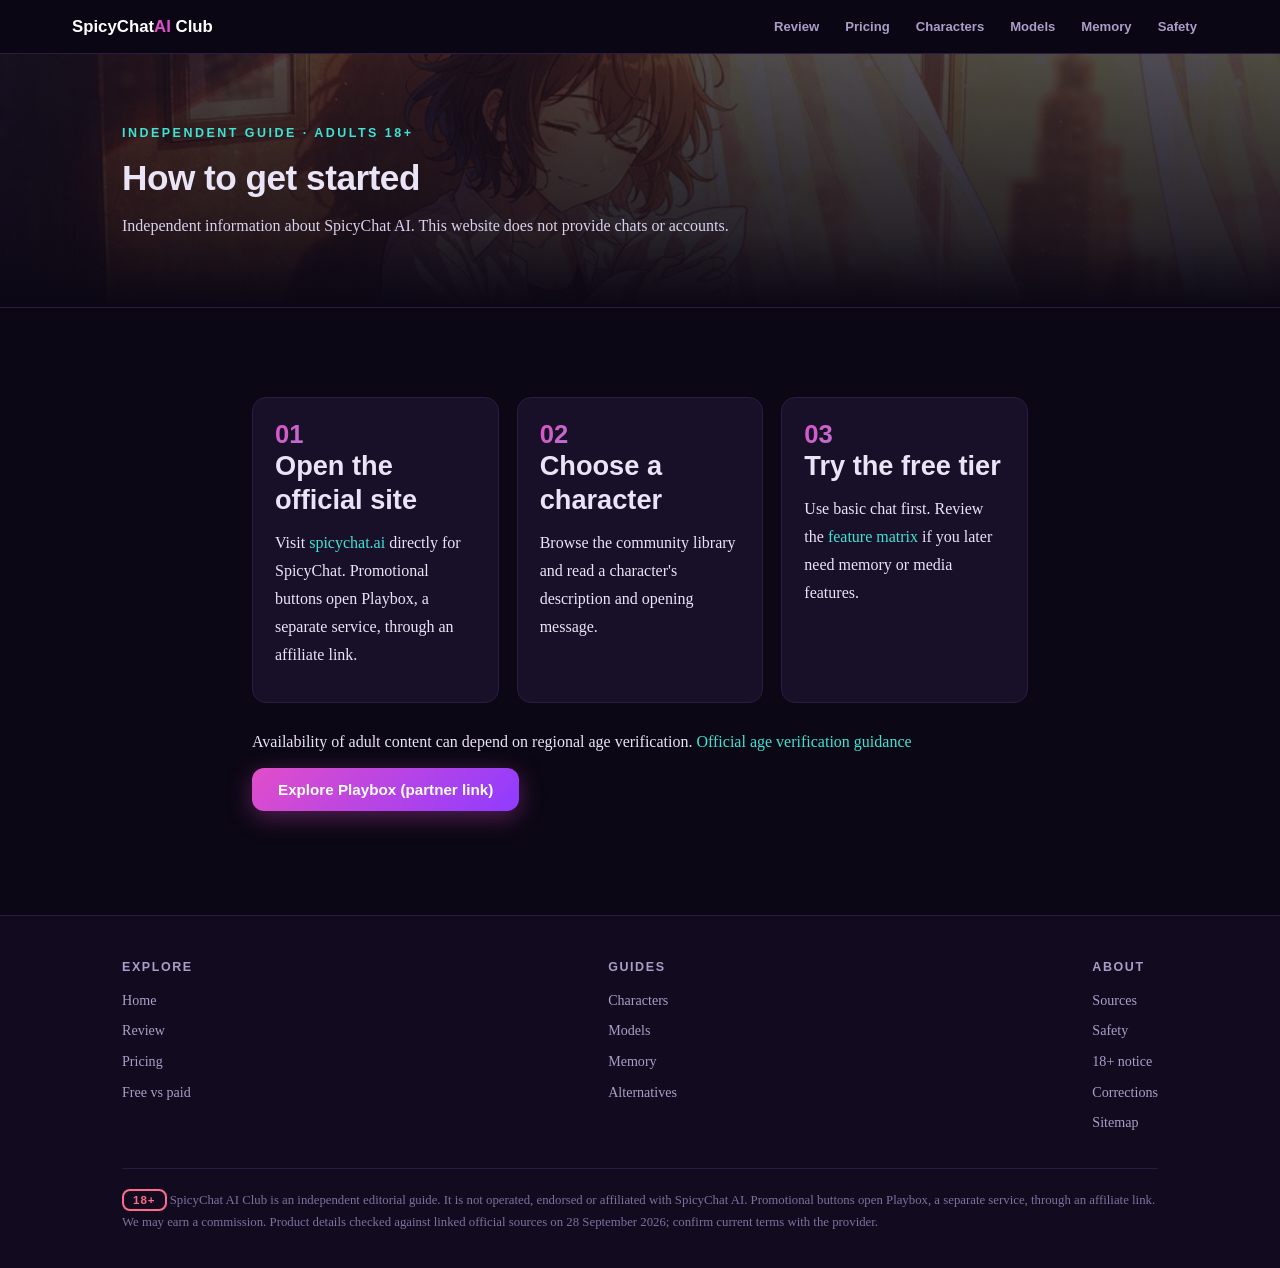
<file: how-it-works.html>
<!doctype html>
<html lang="en">
<head>
  <meta charset="utf-8">
  <meta name="viewport" content="width=device-width, initial-scale=1">
  <meta name="rating" content="adult">
  <meta name="google-site-verification" content="AeKEHH6iEmkBP6dM4qb5Utq2Jvvng24tKWWkh2YenZo">
  <meta name="theme-color" content="#0b0714">
  <meta name="description" content="A straightforward guide to opening the official site, choosing a character and understanding plan limits.">
  <link rel="canonical" href="https://spicychat-ai.club/how-it-works.html">
  <meta property="og:type" content="website">
  <meta property="og:title" content="How SpicyChat AI Works: Getting Started | SpicyChat AI Club">
  <meta property="og:description" content="A straightforward guide to opening the official site, choosing a character and understanding plan limits.">
  <meta property="og:url" content="https://spicychat-ai.club/how-it-works.html">
  <meta property="og:image" content="https://spicychat-ai.club/assets/img/cat-romance.jpg">
  <meta name="twitter:card" content="summary_large_image">
  <title>How SpicyChat AI Works: Getting Started | SpicyChat AI Club</title>
  <link rel="stylesheet" href="style.css">
  <script async src="https://www.googletagmanager.com/gtag/js?id=G-9EQR9R0YQF"></script>
  <script>
    window.dataLayer = window.dataLayer || [];
    function gtag(){dataLayer.push(arguments);}
    gtag('js', new Date());

    gtag('config', 'G-9EQR9R0YQF');
  </script>
  <script type="application/ld+json">{"@context": "https://schema.org", "@type": "WebSite", "name": "SpicyChat AI Club", "url": "https://spicychat-ai.club/", "description": "Independent guide to SpicyChat AI"}</script>
</head>
<body>
  <a class="skip-link" href="#main">Skip to content</a>
  <header class="site"><div class="bar"><a class="logo" href="index.html" aria-label="SpicyChat AI Club home">SpicyChat<span>AI</span> Club</a><nav class="main" aria-label="Main navigation"><a href="review.html">Review</a><a href="pricing.html">Pricing</a><a href="characters.html">Characters</a><a href="models.html">Models</a><a href="memory.html">Memory</a><a href="is-it-safe.html">Safety</a></nav></div></header>
  <main id="main">
    <div class="hero-sub"><img class="hero-img" src="assets/img/cat-romance.jpg" alt="Illustrated AI roleplay scene" fetchpriority="high"><div class="wrap"><div class="eyebrow">Independent guide · Adults 18+</div><h1>How to get started</h1><p class="sub">Independent information about SpicyChat AI. This website does not provide chats or accounts.</p></div></div>
    <section><div class="wrap narrow"><div class="steps"><div class="step"><div class="n">01</div><h2>Open the official site</h2><p>Visit <a href="https://spicychat.ai/">spicychat.ai</a> directly for SpicyChat. Promotional buttons open Playbox, a separate service, through an affiliate link.</p></div><div class="step"><div class="n">02</div><h2>Choose a character</h2><p>Browse the community library and read a character's description and opening message.</p></div><div class="step"><div class="n">03</div><h2>Try the free tier</h2><p>Use basic chat first. Review the <a href="free-vs-paid.html">feature matrix</a> if you later need memory or media features.</p></div></div><p>Availability of adult content can depend on regional age verification. <a href="https://support.spicychat.ai/support/solutions/articles/153000260514-why-spicychat-asks-you-to-verify-your-age" target="_blank" rel="noopener noreferrer">Official age verification guidance</a></p><div class="cta-row"><a class="btn btn-primary" href="https://www.playbox.com/?ref=eushing" target="_blank" rel="sponsored nofollow noopener noreferrer">Explore Playbox (partner link)</a></div></div></section>
  </main>
  <footer class="site"><div class="wrap"><div class="fgrid"><div class="fcol"><h4>Explore</h4><a href="index.html">Home</a><a href="review.html">Review</a><a href="pricing.html">Pricing</a><a href="free-vs-paid.html">Free vs paid</a></div><div class="fcol"><h4>Guides</h4><a href="characters.html">Characters</a><a href="models.html">Models</a><a href="memory.html">Memory</a><a href="alternatives.html">Alternatives</a></div><div class="fcol"><h4>About</h4><a href="sources.html">Sources</a><a href="is-it-safe.html">Safety</a><a href="18-plus.html">18+ notice</a><a href="contact.html">Corrections</a><a href="sitemap.html">Sitemap</a></div></div><div class="legal"><span class="badge18">18+</span> SpicyChat AI Club is an independent editorial guide. It is not operated, endorsed or affiliated with SpicyChat AI. Promotional buttons open Playbox, a separate service, through an affiliate link. We may earn a commission. Product details checked against linked official sources on 28 September 2026; confirm current terms with the provider.</div></div></footer>
</body>
</html>
</file>
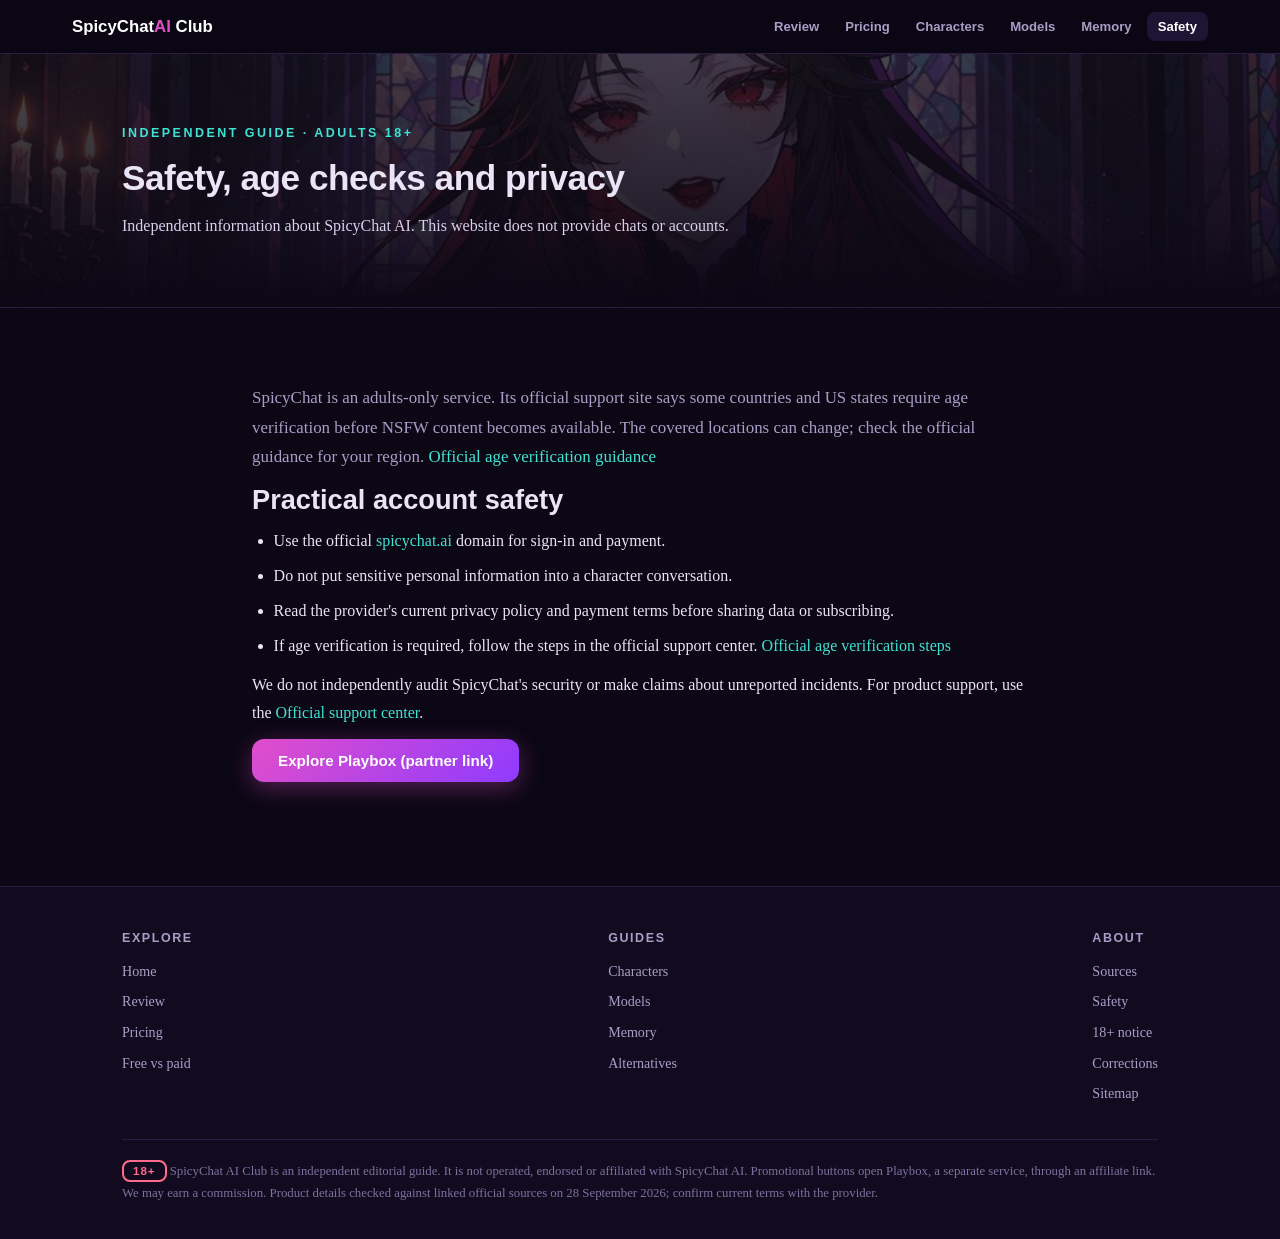
<file: is-it-safe.html>
<!doctype html>
<html lang="en">
<head>
  <meta charset="utf-8">
  <meta name="viewport" content="width=device-width, initial-scale=1">
  <meta name="rating" content="adult">
  <meta name="google-site-verification" content="AeKEHH6iEmkBP6dM4qb5Utq2Jvvng24tKWWkh2YenZo">
  <meta name="theme-color" content="#0b0714">
  <meta name="description" content="Read the official age verification guidance and practical privacy steps before using SpicyChat AI.">
  <link rel="canonical" href="https://spicychat-ai.club/is-it-safe.html">
  <meta property="og:type" content="website">
  <meta property="og:title" content="Is SpicyChat AI Safe? Age and Privacy Basics | SpicyChat AI Club">
  <meta property="og:description" content="Read the official age verification guidance and practical privacy steps before using SpicyChat AI.">
  <meta property="og:url" content="https://spicychat-ai.club/is-it-safe.html">
  <meta property="og:image" content="https://spicychat-ai.club/assets/img/cat-horror.jpg">
  <meta name="twitter:card" content="summary_large_image">
  <title>Is SpicyChat AI Safe? Age and Privacy Basics | SpicyChat AI Club</title>
  <link rel="stylesheet" href="style.css">
  <script async src="https://www.googletagmanager.com/gtag/js?id=G-9EQR9R0YQF"></script>
  <script>
    window.dataLayer = window.dataLayer || [];
    function gtag(){dataLayer.push(arguments);}
    gtag('js', new Date());

    gtag('config', 'G-9EQR9R0YQF');
  </script>
  <script type="application/ld+json">{"@context": "https://schema.org", "@type": "WebSite", "name": "SpicyChat AI Club", "url": "https://spicychat-ai.club/", "description": "Independent guide to SpicyChat AI"}</script>
</head>
<body>
  <a class="skip-link" href="#main">Skip to content</a>
  <header class="site"><div class="bar"><a class="logo" href="index.html" aria-label="SpicyChat AI Club home">SpicyChat<span>AI</span> Club</a><nav class="main" aria-label="Main navigation"><a href="review.html">Review</a><a href="pricing.html">Pricing</a><a href="characters.html">Characters</a><a href="models.html">Models</a><a href="memory.html">Memory</a><a href="is-it-safe.html" aria-current="page">Safety</a></nav></div></header>
  <main id="main">
    <div class="hero-sub"><img class="hero-img" src="assets/img/cat-horror.jpg" alt="Illustrated AI roleplay scene" fetchpriority="high"><div class="wrap"><div class="eyebrow">Independent guide · Adults 18+</div><h1>Safety, age checks and privacy</h1><p class="sub">Independent information about SpicyChat AI. This website does not provide chats or accounts.</p></div></div>
    <section><div class="wrap narrow"><p class="lede">SpicyChat is an adults-only service. Its official support site says some countries and US states require age verification before NSFW content becomes available. The covered locations can change; check the official guidance for your region. <a href="https://support.spicychat.ai/support/solutions/articles/153000260514-why-spicychat-asks-you-to-verify-your-age" target="_blank" rel="noopener noreferrer">Official age verification guidance</a></p><h2>Practical account safety</h2><ul><li>Use the official <a href="https://spicychat.ai/" rel="noopener noreferrer">spicychat.ai</a> domain for sign-in and payment.</li><li>Do not put sensitive personal information into a character conversation.</li><li>Read the provider's current privacy policy and payment terms before sharing data or subscribing.</li><li>If age verification is required, follow the steps in the official support center. <a href="https://support.spicychat.ai/support/solutions/articles/153000260516-how-to-verify-your-age" target="_blank" rel="noopener noreferrer">Official age verification steps</a></li></ul><p>We do not independently audit SpicyChat's security or make claims about unreported incidents. For product support, use the <a href="https://support.spicychat.ai/support/home" target="_blank" rel="noopener noreferrer">Official support center</a>.</p><div class="cta-row"><a class="btn btn-primary" href="https://www.playbox.com/?ref=eushing" target="_blank" rel="sponsored nofollow noopener noreferrer">Explore Playbox (partner link)</a></div></div></section>
  </main>
  <footer class="site"><div class="wrap"><div class="fgrid"><div class="fcol"><h4>Explore</h4><a href="index.html">Home</a><a href="review.html">Review</a><a href="pricing.html">Pricing</a><a href="free-vs-paid.html">Free vs paid</a></div><div class="fcol"><h4>Guides</h4><a href="characters.html">Characters</a><a href="models.html">Models</a><a href="memory.html">Memory</a><a href="alternatives.html">Alternatives</a></div><div class="fcol"><h4>About</h4><a href="sources.html">Sources</a><a href="is-it-safe.html">Safety</a><a href="18-plus.html">18+ notice</a><a href="contact.html">Corrections</a><a href="sitemap.html">Sitemap</a></div></div><div class="legal"><span class="badge18">18+</span> SpicyChat AI Club is an independent editorial guide. It is not operated, endorsed or affiliated with SpicyChat AI. Promotional buttons open Playbox, a separate service, through an affiliate link. We may earn a commission. Product details checked against linked official sources on 28 September 2026; confirm current terms with the provider.</div></div></footer>
</body>
</html>
</file>
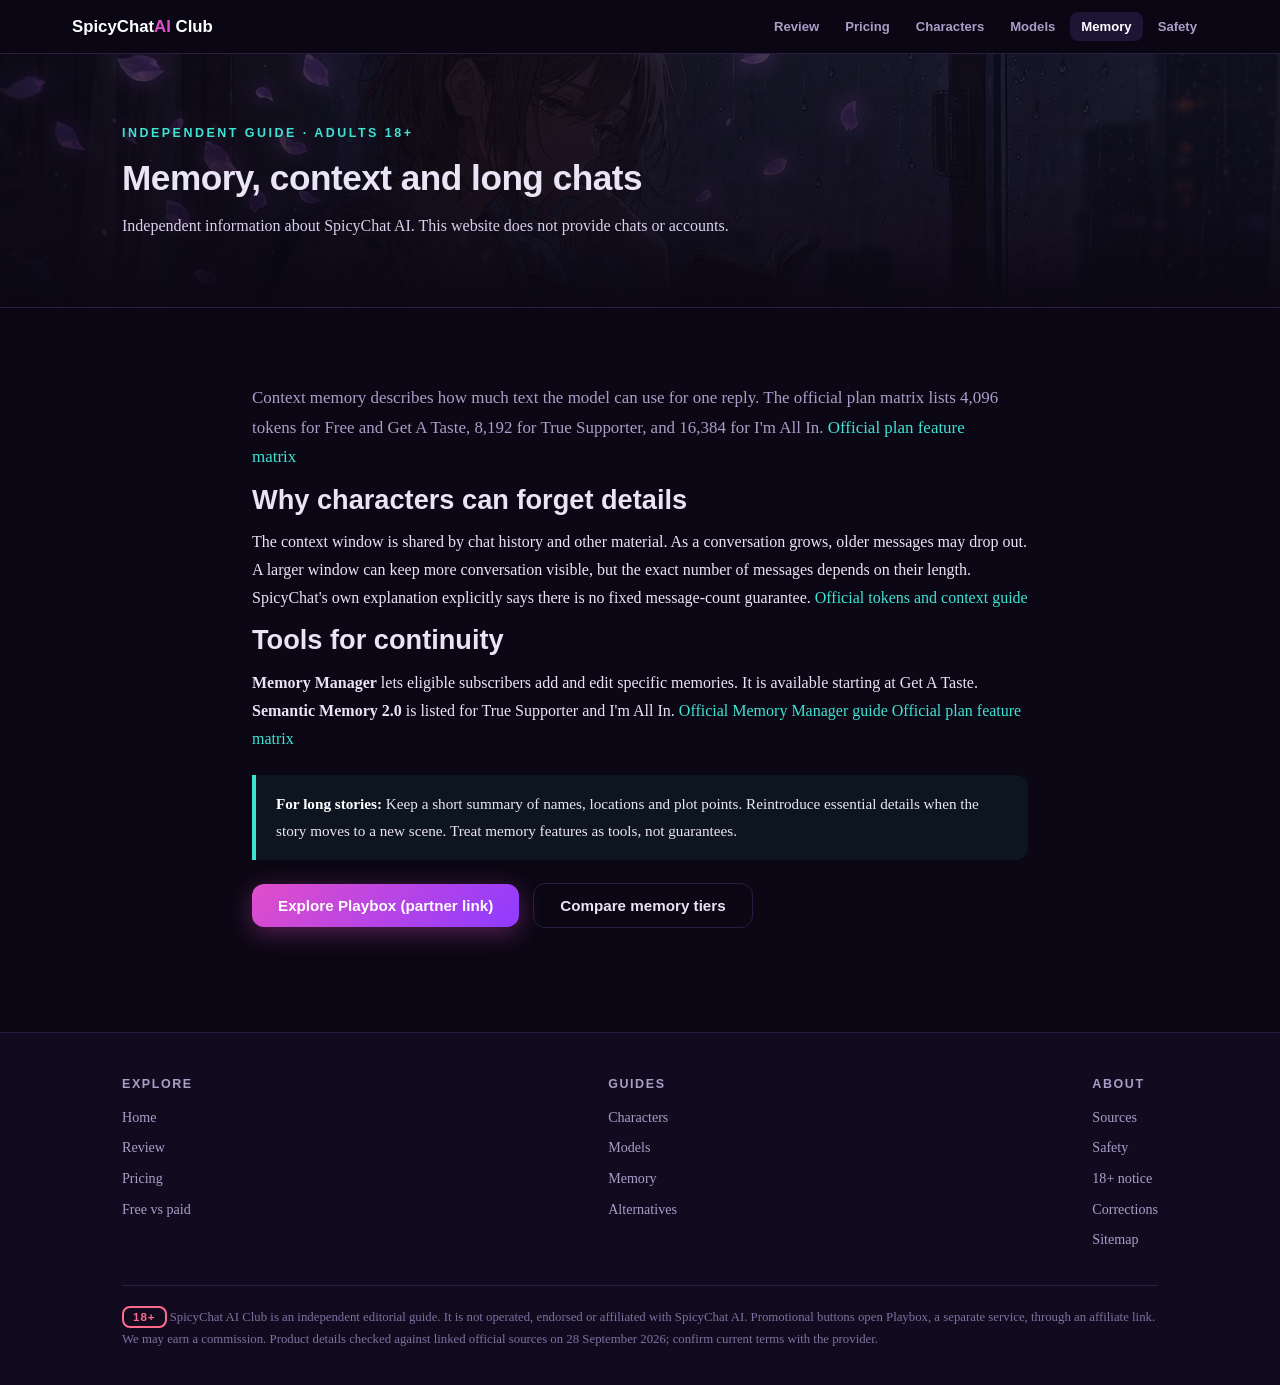
<file: memory.html>
<!doctype html>
<html lang="en">
<head>
  <meta charset="utf-8">
  <meta name="viewport" content="width=device-width, initial-scale=1">
  <meta name="rating" content="adult">
  <meta name="google-site-verification" content="AeKEHH6iEmkBP6dM4qb5Utq2Jvvng24tKWWkh2YenZo">
  <meta name="theme-color" content="#0b0714">
  <meta name="description" content="Compare the 4K, 8K and 16K context tiers, Memory Manager and Semantic Memory 2.0.">
  <link rel="canonical" href="https://spicychat-ai.club/memory.html">
  <meta property="og:type" content="website">
  <meta property="og:title" content="SpicyChat AI Memory and Context Explained | SpicyChat AI Club">
  <meta property="og:description" content="Compare the 4K, 8K and 16K context tiers, Memory Manager and Semantic Memory 2.0.">
  <meta property="og:url" content="https://spicychat-ai.club/memory.html">
  <meta property="og:image" content="https://spicychat-ai.club/assets/img/scene-memory.jpg">
  <meta name="twitter:card" content="summary_large_image">
  <title>SpicyChat AI Memory and Context Explained | SpicyChat AI Club</title>
  <link rel="stylesheet" href="style.css">
  <script async src="https://www.googletagmanager.com/gtag/js?id=G-9EQR9R0YQF"></script>
  <script>
    window.dataLayer = window.dataLayer || [];
    function gtag(){dataLayer.push(arguments);}
    gtag('js', new Date());

    gtag('config', 'G-9EQR9R0YQF');
  </script>
  <script type="application/ld+json">{"@context": "https://schema.org", "@type": "WebSite", "name": "SpicyChat AI Club", "url": "https://spicychat-ai.club/", "description": "Independent guide to SpicyChat AI"}</script>
</head>
<body>
  <a class="skip-link" href="#main">Skip to content</a>
  <header class="site"><div class="bar"><a class="logo" href="index.html" aria-label="SpicyChat AI Club home">SpicyChat<span>AI</span> Club</a><nav class="main" aria-label="Main navigation"><a href="review.html">Review</a><a href="pricing.html">Pricing</a><a href="characters.html">Characters</a><a href="models.html">Models</a><a href="memory.html" aria-current="page">Memory</a><a href="is-it-safe.html">Safety</a></nav></div></header>
  <main id="main">
    <div class="hero-sub"><img class="hero-img" src="assets/img/scene-memory.jpg" alt="Illustrated AI roleplay scene" fetchpriority="high"><div class="wrap"><div class="eyebrow">Independent guide · Adults 18+</div><h1>Memory, context and long chats</h1><p class="sub">Independent information about SpicyChat AI. This website does not provide chats or accounts.</p></div></div>
    <section><div class="wrap narrow"><p class="lede">Context memory describes how much text the model can use for one reply. The official plan matrix lists 4,096 tokens for Free and Get A Taste, 8,192 for True Supporter, and 16,384 for I'm All In. <a href="https://support.spicychat.ai/support/solutions/articles/153000260533-plans-and-what-s-included" target="_blank" rel="noopener noreferrer">Official plan feature matrix</a></p><h2>Why characters can forget details</h2><p>The context window is shared by chat history and other material. As a conversation grows, older messages may drop out. A larger window can keep more conversation visible, but the exact number of messages depends on their length. SpicyChat's own explanation explicitly says there is no fixed message-count guarantee. <a href="https://docs.spicychat.ai/advanced/tokens-and-context" target="_blank" rel="noopener noreferrer">Official tokens and context guide</a></p><h2>Tools for continuity</h2><p><b>Memory Manager</b> lets eligible subscribers add and edit specific memories. It is available starting at Get A Taste. <b>Semantic Memory 2.0</b> is listed for True Supporter and I'm All In. <a href="https://docs.spicychat.ai/product-guides/premium-features/memory-manager" target="_blank" rel="noopener noreferrer">Official Memory Manager guide</a> <a href="https://support.spicychat.ai/support/solutions/articles/153000260533-plans-and-what-s-included" target="_blank" rel="noopener noreferrer">Official plan feature matrix</a></p><div class="callout"><b>For long stories:</b> Keep a short summary of names, locations and plot points. Reintroduce essential details when the story moves to a new scene. Treat memory features as tools, not guarantees.</div><div class="cta-row"><a class="btn btn-primary" href="https://www.playbox.com/?ref=eushing" target="_blank" rel="sponsored nofollow noopener noreferrer">Explore Playbox (partner link)</a><a class="btn btn-ghost" href="free-vs-paid.html">Compare memory tiers</a></div></div></section>
  </main>
  <footer class="site"><div class="wrap"><div class="fgrid"><div class="fcol"><h4>Explore</h4><a href="index.html">Home</a><a href="review.html">Review</a><a href="pricing.html">Pricing</a><a href="free-vs-paid.html">Free vs paid</a></div><div class="fcol"><h4>Guides</h4><a href="characters.html">Characters</a><a href="models.html">Models</a><a href="memory.html">Memory</a><a href="alternatives.html">Alternatives</a></div><div class="fcol"><h4>About</h4><a href="sources.html">Sources</a><a href="is-it-safe.html">Safety</a><a href="18-plus.html">18+ notice</a><a href="contact.html">Corrections</a><a href="sitemap.html">Sitemap</a></div></div><div class="legal"><span class="badge18">18+</span> SpicyChat AI Club is an independent editorial guide. It is not operated, endorsed or affiliated with SpicyChat AI. Promotional buttons open Playbox, a separate service, through an affiliate link. We may earn a commission. Product details checked against linked official sources on 28 September 2026; confirm current terms with the provider.</div></div></footer>
</body>
</html>
</file>
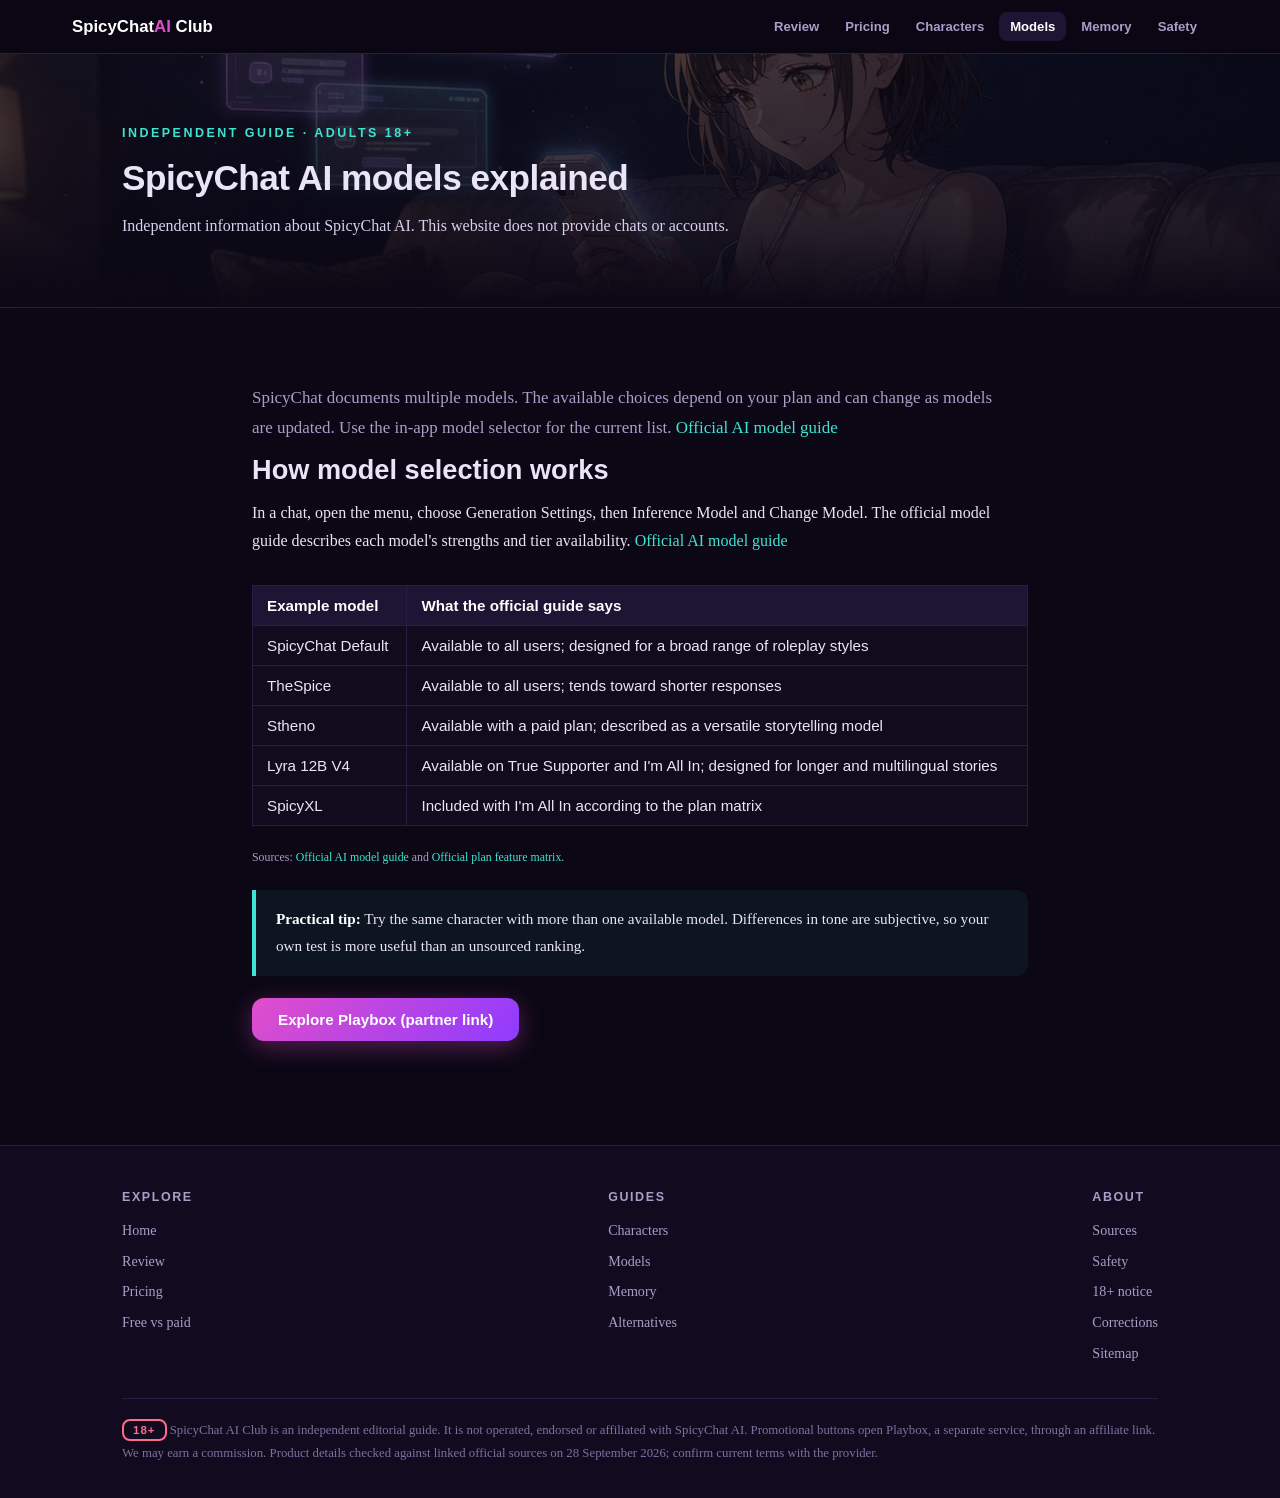
<file: models.html>
<!doctype html>
<html lang="en">
<head>
  <meta charset="utf-8">
  <meta name="viewport" content="width=device-width, initial-scale=1">
  <meta name="rating" content="adult">
  <meta name="google-site-verification" content="AeKEHH6iEmkBP6dM4qb5Utq2Jvvng24tKWWkh2YenZo">
  <meta name="theme-color" content="#0b0714">
  <meta name="description" content="Understand model selection and plan access using SpicyChat&#x27;s official AI model documentation.">
  <link rel="canonical" href="https://spicychat-ai.club/models.html">
  <meta property="og:type" content="website">
  <meta property="og:title" content="SpicyChat AI Models: Availability and Choice | SpicyChat AI Club">
  <meta property="og:description" content="Understand model selection and plan access using SpicyChat&#x27;s official AI model documentation.">
  <meta property="og:url" content="https://spicychat-ai.club/models.html">
  <meta property="og:image" content="https://spicychat-ai.club/assets/img/scene-models.jpg">
  <meta name="twitter:card" content="summary_large_image">
  <title>SpicyChat AI Models: Availability and Choice | SpicyChat AI Club</title>
  <link rel="stylesheet" href="style.css">
  <script async src="https://www.googletagmanager.com/gtag/js?id=G-9EQR9R0YQF"></script>
  <script>
    window.dataLayer = window.dataLayer || [];
    function gtag(){dataLayer.push(arguments);}
    gtag('js', new Date());

    gtag('config', 'G-9EQR9R0YQF');
  </script>
  <script type="application/ld+json">{"@context": "https://schema.org", "@type": "WebSite", "name": "SpicyChat AI Club", "url": "https://spicychat-ai.club/", "description": "Independent guide to SpicyChat AI"}</script>
</head>
<body>
  <a class="skip-link" href="#main">Skip to content</a>
  <header class="site"><div class="bar"><a class="logo" href="index.html" aria-label="SpicyChat AI Club home">SpicyChat<span>AI</span> Club</a><nav class="main" aria-label="Main navigation"><a href="review.html">Review</a><a href="pricing.html">Pricing</a><a href="characters.html">Characters</a><a href="models.html" aria-current="page">Models</a><a href="memory.html">Memory</a><a href="is-it-safe.html">Safety</a></nav></div></header>
  <main id="main">
    <div class="hero-sub"><img class="hero-img" src="assets/img/scene-models.jpg" alt="Illustrated AI roleplay scene" fetchpriority="high"><div class="wrap"><div class="eyebrow">Independent guide · Adults 18+</div><h1>SpicyChat AI models explained</h1><p class="sub">Independent information about SpicyChat AI. This website does not provide chats or accounts.</p></div></div>
    <section><div class="wrap narrow"><p class="lede">SpicyChat documents multiple models. The available choices depend on your plan and can change as models are updated. Use the in-app model selector for the current list. <a href="https://docs.spicychat.ai/product-guides/premium-features/ai-models" target="_blank" rel="noopener noreferrer">Official AI model guide</a></p><h2>How model selection works</h2><p>In a chat, open the menu, choose Generation Settings, then Inference Model and Change Model. The official model guide describes each model's strengths and tier availability. <a href="https://docs.spicychat.ai/product-guides/premium-features/ai-models" target="_blank" rel="noopener noreferrer">Official AI model guide</a></p><div class="table-scroll"><table class="compare"><thead><tr><th scope="col">Example model</th><th scope="col">What the official guide says</th></tr></thead><tbody><tr><td>SpicyChat Default</td><td>Available to all users; designed for a broad range of roleplay styles</td></tr><tr><td>TheSpice</td><td>Available to all users; tends toward shorter responses</td></tr><tr><td>Stheno</td><td>Available with a paid plan; described as a versatile storytelling model</td></tr><tr><td>Lyra 12B V4</td><td>Available on True Supporter and I'm All In; designed for longer and multilingual stories</td></tr><tr><td>SpicyXL</td><td>Included with I'm All In according to the plan matrix</td></tr></tbody></table></div><p class="src">Sources: <a href="https://docs.spicychat.ai/product-guides/premium-features/ai-models" target="_blank" rel="noopener noreferrer">Official AI model guide</a> and <a href="https://support.spicychat.ai/support/solutions/articles/153000260533-plans-and-what-s-included" target="_blank" rel="noopener noreferrer">Official plan feature matrix</a>.</p><div class="callout"><b>Practical tip:</b> Try the same character with more than one available model. Differences in tone are subjective, so your own test is more useful than an unsourced ranking.</div><div class="cta-row"><a class="btn btn-primary" href="https://www.playbox.com/?ref=eushing" target="_blank" rel="sponsored nofollow noopener noreferrer">Explore Playbox (partner link)</a></div></div></section>
  </main>
  <footer class="site"><div class="wrap"><div class="fgrid"><div class="fcol"><h4>Explore</h4><a href="index.html">Home</a><a href="review.html">Review</a><a href="pricing.html">Pricing</a><a href="free-vs-paid.html">Free vs paid</a></div><div class="fcol"><h4>Guides</h4><a href="characters.html">Characters</a><a href="models.html">Models</a><a href="memory.html">Memory</a><a href="alternatives.html">Alternatives</a></div><div class="fcol"><h4>About</h4><a href="sources.html">Sources</a><a href="is-it-safe.html">Safety</a><a href="18-plus.html">18+ notice</a><a href="contact.html">Corrections</a><a href="sitemap.html">Sitemap</a></div></div><div class="legal"><span class="badge18">18+</span> SpicyChat AI Club is an independent editorial guide. It is not operated, endorsed or affiliated with SpicyChat AI. Promotional buttons open Playbox, a separate service, through an affiliate link. We may earn a commission. Product details checked against linked official sources on 28 September 2026; confirm current terms with the provider.</div></div></footer>
</body>
</html>
</file>
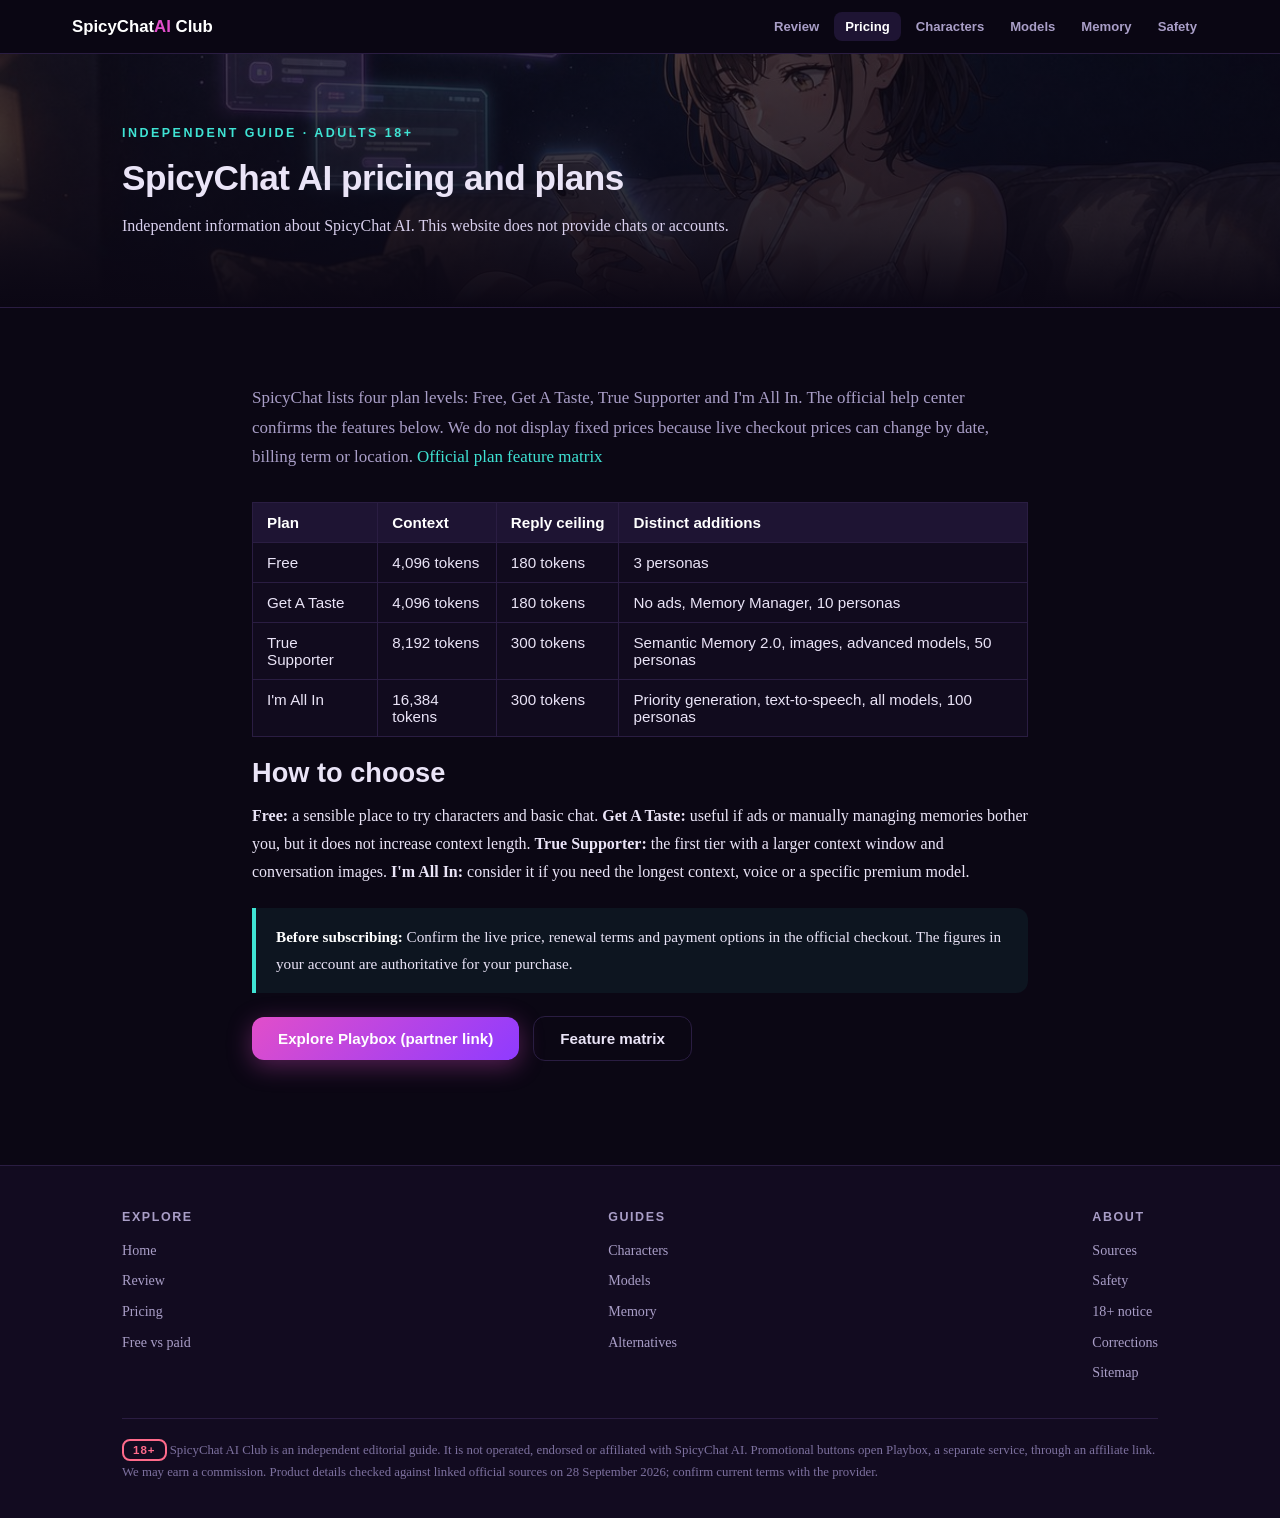
<file: pricing.html>
<!doctype html>
<html lang="en">
<head>
  <meta charset="utf-8">
  <meta name="viewport" content="width=device-width, initial-scale=1">
  <meta name="rating" content="adult">
  <meta name="google-site-verification" content="AeKEHH6iEmkBP6dM4qb5Utq2Jvvng24tKWWkh2YenZo">
  <meta name="theme-color" content="#0b0714">
  <meta name="description" content="Compare the free, Get A Taste, True Supporter and I&#x27;m All In plans. Check current prices at the official checkout.">
  <link rel="canonical" href="https://spicychat-ai.club/pricing.html">
  <meta property="og:type" content="website">
  <meta property="og:title" content="SpicyChat AI Pricing and Plan Features | SpicyChat AI Club">
  <meta property="og:description" content="Compare the free, Get A Taste, True Supporter and I&#x27;m All In plans. Check current prices at the official checkout.">
  <meta property="og:url" content="https://spicychat-ai.club/pricing.html">
  <meta property="og:image" content="https://spicychat-ai.club/assets/img/scene-models.jpg">
  <meta name="twitter:card" content="summary_large_image">
  <title>SpicyChat AI Pricing and Plan Features | SpicyChat AI Club</title>
  <link rel="stylesheet" href="style.css">
  <script async src="https://www.googletagmanager.com/gtag/js?id=G-9EQR9R0YQF"></script>
  <script>
    window.dataLayer = window.dataLayer || [];
    function gtag(){dataLayer.push(arguments);}
    gtag('js', new Date());

    gtag('config', 'G-9EQR9R0YQF');
  </script>
  <script type="application/ld+json">{"@context": "https://schema.org", "@type": "WebSite", "name": "SpicyChat AI Club", "url": "https://spicychat-ai.club/", "description": "Independent guide to SpicyChat AI"}</script>
</head>
<body>
  <a class="skip-link" href="#main">Skip to content</a>
  <header class="site"><div class="bar"><a class="logo" href="index.html" aria-label="SpicyChat AI Club home">SpicyChat<span>AI</span> Club</a><nav class="main" aria-label="Main navigation"><a href="review.html">Review</a><a href="pricing.html" aria-current="page">Pricing</a><a href="characters.html">Characters</a><a href="models.html">Models</a><a href="memory.html">Memory</a><a href="is-it-safe.html">Safety</a></nav></div></header>
  <main id="main">
    <div class="hero-sub"><img class="hero-img" src="assets/img/scene-models.jpg" alt="Illustrated AI roleplay scene" fetchpriority="high"><div class="wrap"><div class="eyebrow">Independent guide · Adults 18+</div><h1>SpicyChat AI pricing and plans</h1><p class="sub">Independent information about SpicyChat AI. This website does not provide chats or accounts.</p></div></div>
    <section><div class="wrap narrow"><p class="lede">SpicyChat lists four plan levels: Free, Get A Taste, True Supporter and I'm All In. The official help center confirms the features below. We do not display fixed prices because live checkout prices can change by date, billing term or location. <a href="https://support.spicychat.ai/support/solutions/articles/153000260533-plans-and-what-s-included" target="_blank" rel="noopener noreferrer">Official plan feature matrix</a></p><div class="table-scroll"><table class="compare"><thead><tr><th scope="col">Plan</th><th scope="col">Context</th><th scope="col">Reply ceiling</th><th scope="col">Distinct additions</th></tr></thead><tbody><tr><td>Free</td><td>4,096 tokens</td><td>180 tokens</td><td>3 personas</td></tr><tr><td>Get A Taste</td><td>4,096 tokens</td><td>180 tokens</td><td>No ads, Memory Manager, 10 personas</td></tr><tr><td>True Supporter</td><td>8,192 tokens</td><td>300 tokens</td><td>Semantic Memory 2.0, images, advanced models, 50 personas</td></tr><tr><td>I'm All In</td><td>16,384 tokens</td><td>300 tokens</td><td>Priority generation, text-to-speech, all models, 100 personas</td></tr></tbody></table></div><h2>How to choose</h2><p><b>Free:</b> a sensible place to try characters and basic chat. <b>Get A Taste:</b> useful if ads or manually managing memories bother you, but it does not increase context length. <b>True Supporter:</b> the first tier with a larger context window and conversation images. <b>I'm All In:</b> consider it if you need the longest context, voice or a specific premium model.</p><div class="callout"><b>Before subscribing:</b> Confirm the live price, renewal terms and payment options in the official checkout. The figures in your account are authoritative for your purchase.</div><div class="cta-row"><a class="btn btn-primary" href="https://www.playbox.com/?ref=eushing" target="_blank" rel="sponsored nofollow noopener noreferrer">Explore Playbox (partner link)</a><a class="btn btn-ghost" href="free-vs-paid.html">Feature matrix</a></div></div></section>
  </main>
  <footer class="site"><div class="wrap"><div class="fgrid"><div class="fcol"><h4>Explore</h4><a href="index.html">Home</a><a href="review.html">Review</a><a href="pricing.html">Pricing</a><a href="free-vs-paid.html">Free vs paid</a></div><div class="fcol"><h4>Guides</h4><a href="characters.html">Characters</a><a href="models.html">Models</a><a href="memory.html">Memory</a><a href="alternatives.html">Alternatives</a></div><div class="fcol"><h4>About</h4><a href="sources.html">Sources</a><a href="is-it-safe.html">Safety</a><a href="18-plus.html">18+ notice</a><a href="contact.html">Corrections</a><a href="sitemap.html">Sitemap</a></div></div><div class="legal"><span class="badge18">18+</span> SpicyChat AI Club is an independent editorial guide. It is not operated, endorsed or affiliated with SpicyChat AI. Promotional buttons open Playbox, a separate service, through an affiliate link. We may earn a commission. Product details checked against linked official sources on 28 September 2026; confirm current terms with the provider.</div></div></footer>
</body>
</html>
</file>
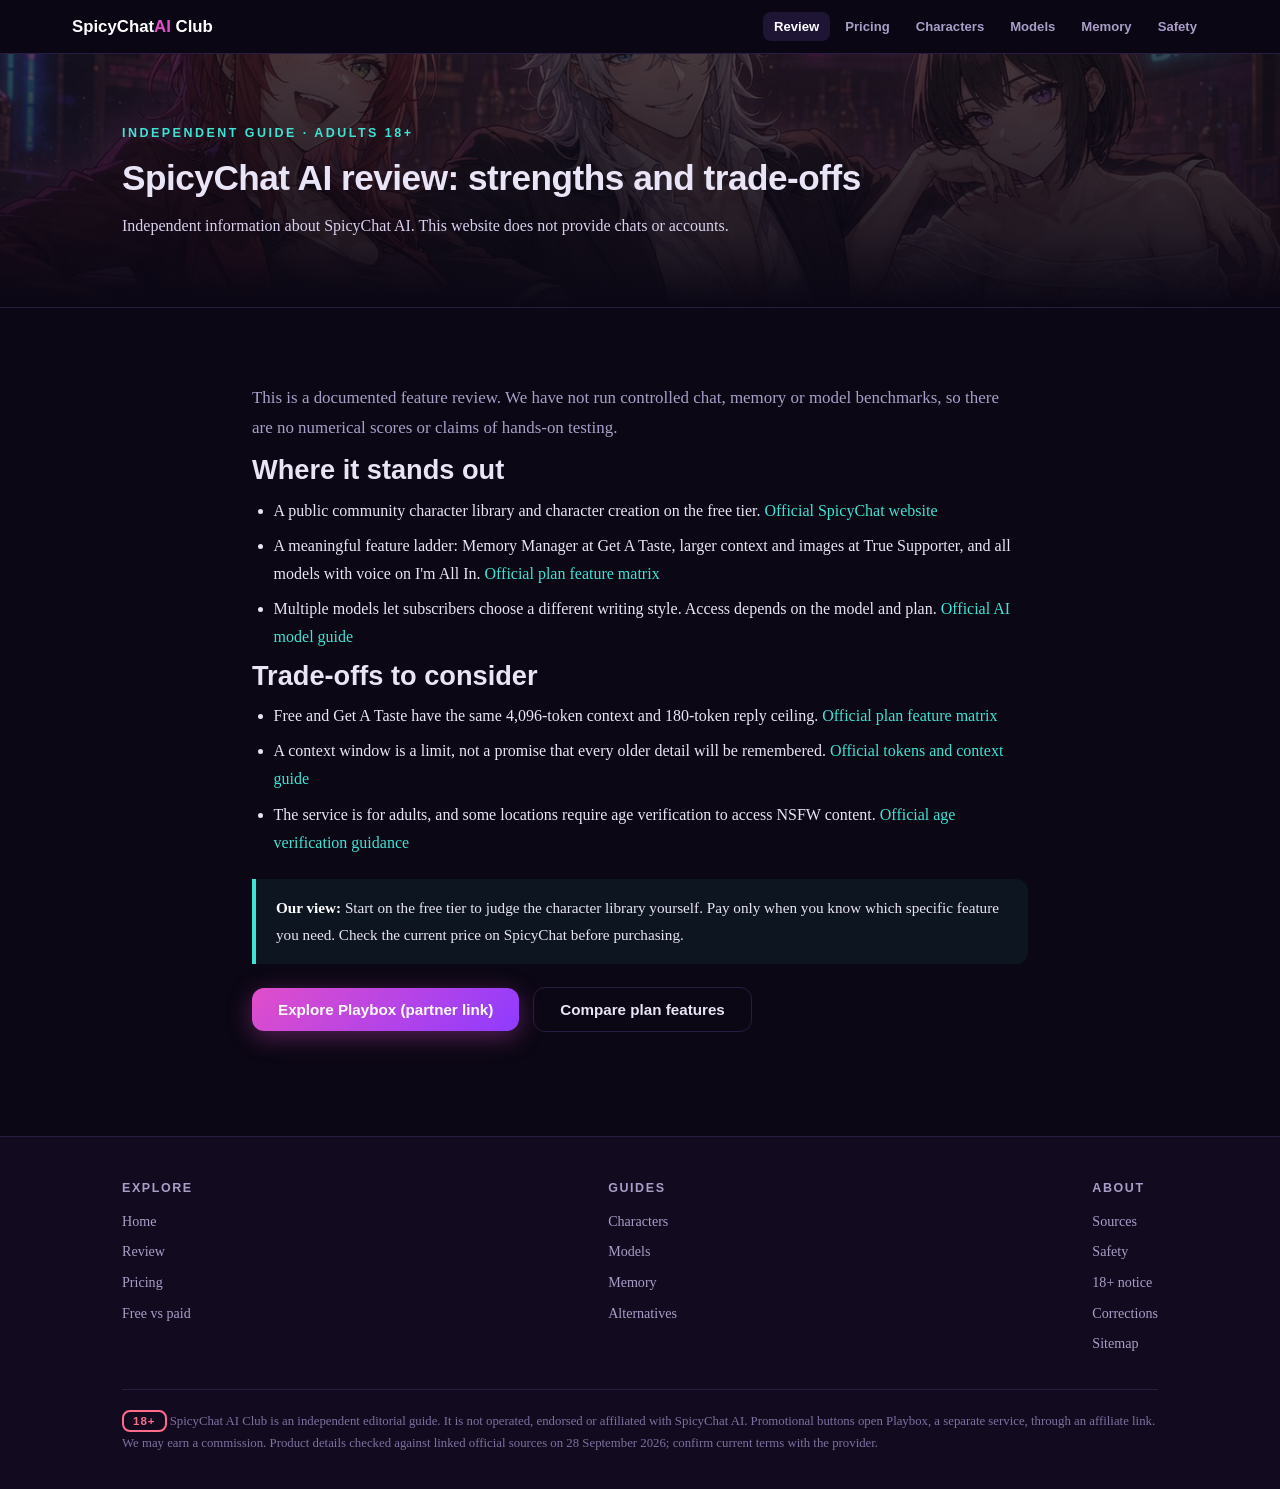
<file: review.html>
<!doctype html>
<html lang="en">
<head>
  <meta charset="utf-8">
  <meta name="viewport" content="width=device-width, initial-scale=1">
  <meta name="rating" content="adult">
  <meta name="google-site-verification" content="AeKEHH6iEmkBP6dM4qb5Utq2Jvvng24tKWWkh2YenZo">
  <meta name="theme-color" content="#0b0714">
  <meta name="description" content="An independent feature review of SpicyChat AI based on official documentation, with strengths, limits and buying advice.">
  <link rel="canonical" href="https://spicychat-ai.club/review.html">
  <meta property="og:type" content="website">
  <meta property="og:title" content="SpicyChat AI Review: Features and Trade-offs | SpicyChat AI Club">
  <meta property="og:description" content="An independent feature review of SpicyChat AI based on official documentation, with strengths, limits and buying advice.">
  <meta property="og:url" content="https://spicychat-ai.club/review.html">
  <meta property="og:image" content="https://spicychat-ai.club/assets/img/scene-group.jpg">
  <meta name="twitter:card" content="summary_large_image">
  <title>SpicyChat AI Review: Features and Trade-offs | SpicyChat AI Club</title>
  <link rel="stylesheet" href="style.css">
  <script async src="https://www.googletagmanager.com/gtag/js?id=G-9EQR9R0YQF"></script>
  <script>
    window.dataLayer = window.dataLayer || [];
    function gtag(){dataLayer.push(arguments);}
    gtag('js', new Date());

    gtag('config', 'G-9EQR9R0YQF');
  </script>
  <script type="application/ld+json">{"@context": "https://schema.org", "@type": "WebSite", "name": "SpicyChat AI Club", "url": "https://spicychat-ai.club/", "description": "Independent guide to SpicyChat AI"}</script>
</head>
<body>
  <a class="skip-link" href="#main">Skip to content</a>
  <header class="site"><div class="bar"><a class="logo" href="index.html" aria-label="SpicyChat AI Club home">SpicyChat<span>AI</span> Club</a><nav class="main" aria-label="Main navigation"><a href="review.html" aria-current="page">Review</a><a href="pricing.html">Pricing</a><a href="characters.html">Characters</a><a href="models.html">Models</a><a href="memory.html">Memory</a><a href="is-it-safe.html">Safety</a></nav></div></header>
  <main id="main">
    <div class="hero-sub"><img class="hero-img" src="assets/img/scene-group.jpg" alt="Illustrated AI roleplay scene" fetchpriority="high"><div class="wrap"><div class="eyebrow">Independent guide · Adults 18+</div><h1>SpicyChat AI review: strengths and trade-offs</h1><p class="sub">Independent information about SpicyChat AI. This website does not provide chats or accounts.</p></div></div>
    <section><div class="wrap narrow"><p class="lede">This is a documented feature review. We have not run controlled chat, memory or model benchmarks, so there are no numerical scores or claims of hands-on testing.</p><h2>Where it stands out</h2><ul><li>A public community character library and character creation on the free tier. <a href="https://spicychat.ai/pages" target="_blank" rel="noopener noreferrer">Official SpicyChat website</a></li><li>A meaningful feature ladder: Memory Manager at Get A Taste, larger context and images at True Supporter, and all models with voice on I'm All In. <a href="https://support.spicychat.ai/support/solutions/articles/153000260533-plans-and-what-s-included" target="_blank" rel="noopener noreferrer">Official plan feature matrix</a></li><li>Multiple models let subscribers choose a different writing style. Access depends on the model and plan. <a href="https://docs.spicychat.ai/product-guides/premium-features/ai-models" target="_blank" rel="noopener noreferrer">Official AI model guide</a></li></ul><h2>Trade-offs to consider</h2><ul><li>Free and Get A Taste have the same 4,096-token context and 180-token reply ceiling. <a href="https://support.spicychat.ai/support/solutions/articles/153000260533-plans-and-what-s-included" target="_blank" rel="noopener noreferrer">Official plan feature matrix</a></li><li>A context window is a limit, not a promise that every older detail will be remembered. <a href="https://docs.spicychat.ai/advanced/tokens-and-context" target="_blank" rel="noopener noreferrer">Official tokens and context guide</a></li><li>The service is for adults, and some locations require age verification to access NSFW content. <a href="https://support.spicychat.ai/support/solutions/articles/153000260514-why-spicychat-asks-you-to-verify-your-age" target="_blank" rel="noopener noreferrer">Official age verification guidance</a></li></ul><div class="callout"><b>Our view:</b> Start on the free tier to judge the character library yourself. Pay only when you know which specific feature you need. Check the current price on SpicyChat before purchasing.</div><div class="cta-row"><a class="btn btn-primary" href="https://www.playbox.com/?ref=eushing" target="_blank" rel="sponsored nofollow noopener noreferrer">Explore Playbox (partner link)</a><a class="btn btn-ghost" href="pricing.html">Compare plan features</a></div></div></section>
  </main>
  <footer class="site"><div class="wrap"><div class="fgrid"><div class="fcol"><h4>Explore</h4><a href="index.html">Home</a><a href="review.html">Review</a><a href="pricing.html">Pricing</a><a href="free-vs-paid.html">Free vs paid</a></div><div class="fcol"><h4>Guides</h4><a href="characters.html">Characters</a><a href="models.html">Models</a><a href="memory.html">Memory</a><a href="alternatives.html">Alternatives</a></div><div class="fcol"><h4>About</h4><a href="sources.html">Sources</a><a href="is-it-safe.html">Safety</a><a href="18-plus.html">18+ notice</a><a href="contact.html">Corrections</a><a href="sitemap.html">Sitemap</a></div></div><div class="legal"><span class="badge18">18+</span> SpicyChat AI Club is an independent editorial guide. It is not operated, endorsed or affiliated with SpicyChat AI. Promotional buttons open Playbox, a separate service, through an affiliate link. We may earn a commission. Product details checked against linked official sources on 28 September 2026; confirm current terms with the provider.</div></div></footer>
</body>
</html>
</file>
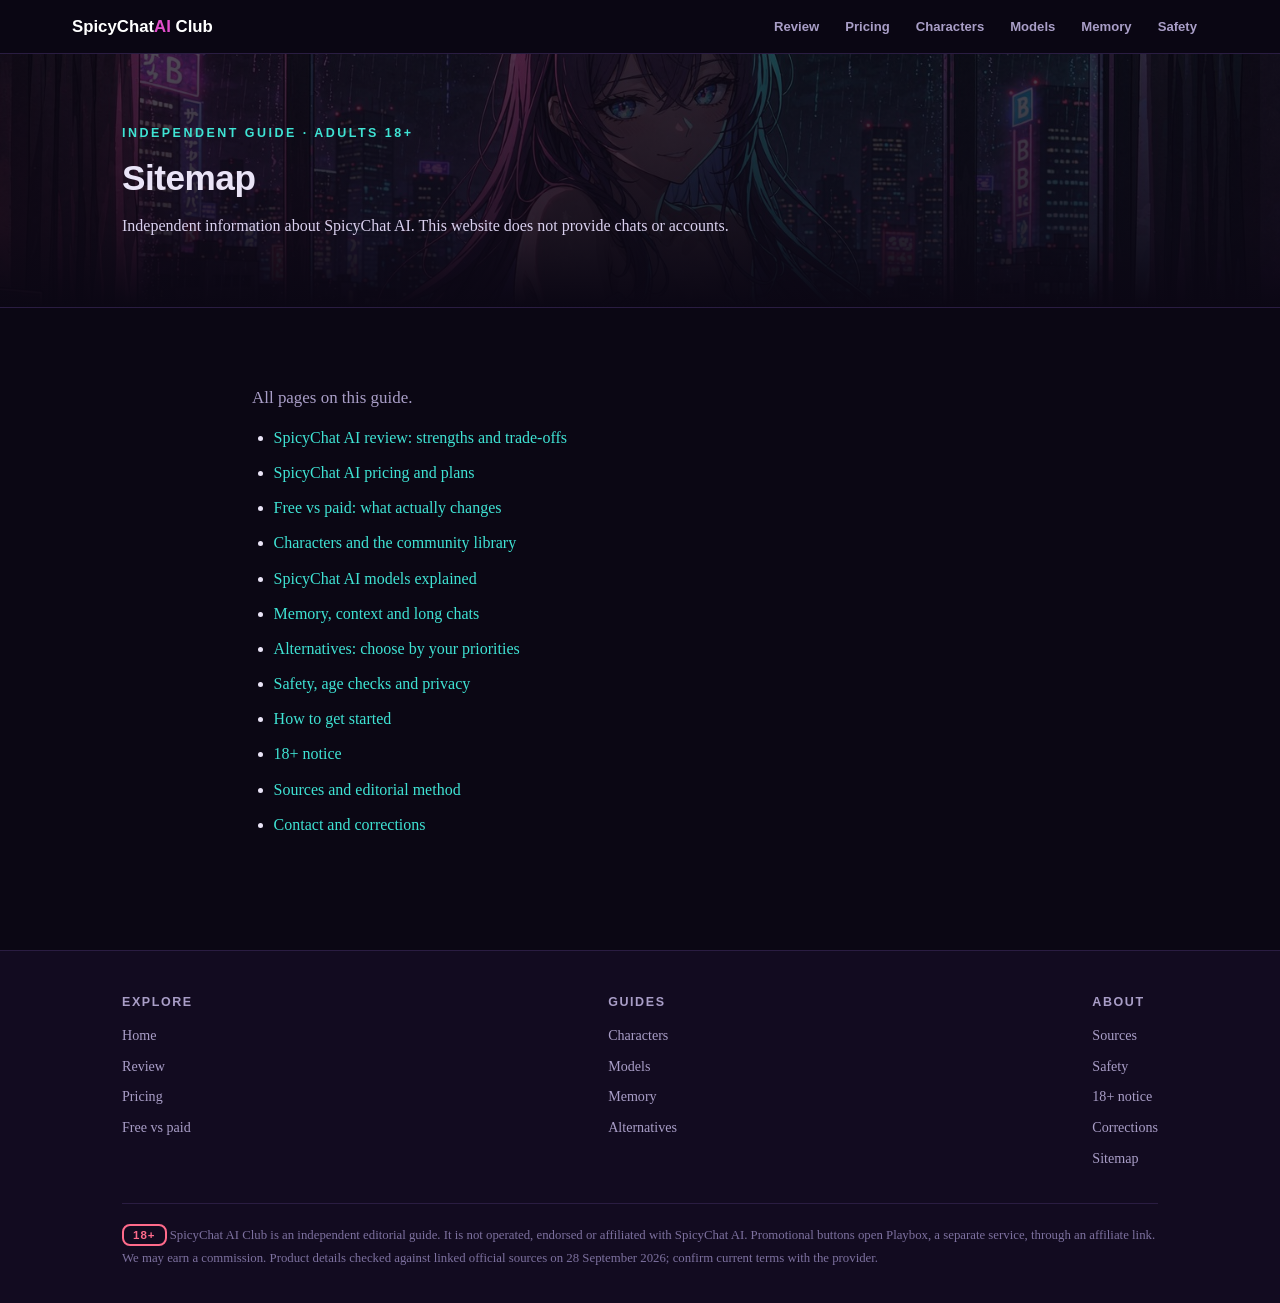
<file: sitemap.html>
<!doctype html>
<html lang="en">
<head>
  <meta charset="utf-8">
  <meta name="viewport" content="width=device-width, initial-scale=1">
  <meta name="rating" content="adult">
  <meta name="google-site-verification" content="AeKEHH6iEmkBP6dM4qb5Utq2Jvvng24tKWWkh2YenZo">
  <meta name="theme-color" content="#0b0714">
  <meta name="description" content="Browse all SpicyChat AI Club guides and information pages.">
  <link rel="canonical" href="https://spicychat-ai.club/sitemap.html">
  <meta property="og:type" content="website">
  <meta property="og:title" content="Sitemap | SpicyChat AI Club">
  <meta property="og:description" content="Browse all SpicyChat AI Club guides and information pages.">
  <meta property="og:url" content="https://spicychat-ai.club/sitemap.html">
  <meta property="og:image" content="https://spicychat-ai.club/assets/img/hero-home.jpg">
  <meta name="twitter:card" content="summary_large_image">
  <title>Sitemap | SpicyChat AI Club</title>
  <link rel="stylesheet" href="style.css">
  <script async src="https://www.googletagmanager.com/gtag/js?id=G-9EQR9R0YQF"></script>
  <script>
    window.dataLayer = window.dataLayer || [];
    function gtag(){dataLayer.push(arguments);}
    gtag('js', new Date());

    gtag('config', 'G-9EQR9R0YQF');
  </script>
  <script type="application/ld+json">{"@context": "https://schema.org", "@type": "WebSite", "name": "SpicyChat AI Club", "url": "https://spicychat-ai.club/", "description": "Independent guide to SpicyChat AI"}</script>
</head>
<body>
  <a class="skip-link" href="#main">Skip to content</a>
  <header class="site"><div class="bar"><a class="logo" href="index.html" aria-label="SpicyChat AI Club home">SpicyChat<span>AI</span> Club</a><nav class="main" aria-label="Main navigation"><a href="review.html">Review</a><a href="pricing.html">Pricing</a><a href="characters.html">Characters</a><a href="models.html">Models</a><a href="memory.html">Memory</a><a href="is-it-safe.html">Safety</a></nav></div></header>
  <main id="main">
    <div class="hero-sub"><img class="hero-img" src="assets/img/hero-home.jpg" alt="Illustrated AI roleplay scene" fetchpriority="high"><div class="wrap"><div class="eyebrow">Independent guide · Adults 18+</div><h1>Sitemap</h1><p class="sub">Independent information about SpicyChat AI. This website does not provide chats or accounts.</p></div></div>
    <section><div class="wrap narrow"><p class="lede">All pages on this guide.</p><ul><li><a href="review.html">SpicyChat AI review: strengths and trade-offs</a></li><li><a href="pricing.html">SpicyChat AI pricing and plans</a></li><li><a href="free-vs-paid.html">Free vs paid: what actually changes</a></li><li><a href="characters.html">Characters and the community library</a></li><li><a href="models.html">SpicyChat AI models explained</a></li><li><a href="memory.html">Memory, context and long chats</a></li><li><a href="alternatives.html">Alternatives: choose by your priorities</a></li><li><a href="is-it-safe.html">Safety, age checks and privacy</a></li><li><a href="how-it-works.html">How to get started</a></li><li><a href="18-plus.html">18+ notice</a></li><li><a href="sources.html">Sources and editorial method</a></li><li><a href="contact.html">Contact and corrections</a></li></ul></div></section>
  </main>
  <footer class="site"><div class="wrap"><div class="fgrid"><div class="fcol"><h4>Explore</h4><a href="index.html">Home</a><a href="review.html">Review</a><a href="pricing.html">Pricing</a><a href="free-vs-paid.html">Free vs paid</a></div><div class="fcol"><h4>Guides</h4><a href="characters.html">Characters</a><a href="models.html">Models</a><a href="memory.html">Memory</a><a href="alternatives.html">Alternatives</a></div><div class="fcol"><h4>About</h4><a href="sources.html">Sources</a><a href="is-it-safe.html">Safety</a><a href="18-plus.html">18+ notice</a><a href="contact.html">Corrections</a><a href="sitemap.html">Sitemap</a></div></div><div class="legal"><span class="badge18">18+</span> SpicyChat AI Club is an independent editorial guide. It is not operated, endorsed or affiliated with SpicyChat AI. Promotional buttons open Playbox, a separate service, through an affiliate link. We may earn a commission. Product details checked against linked official sources on 28 September 2026; confirm current terms with the provider.</div></div></footer>
</body>
</html>
</file>
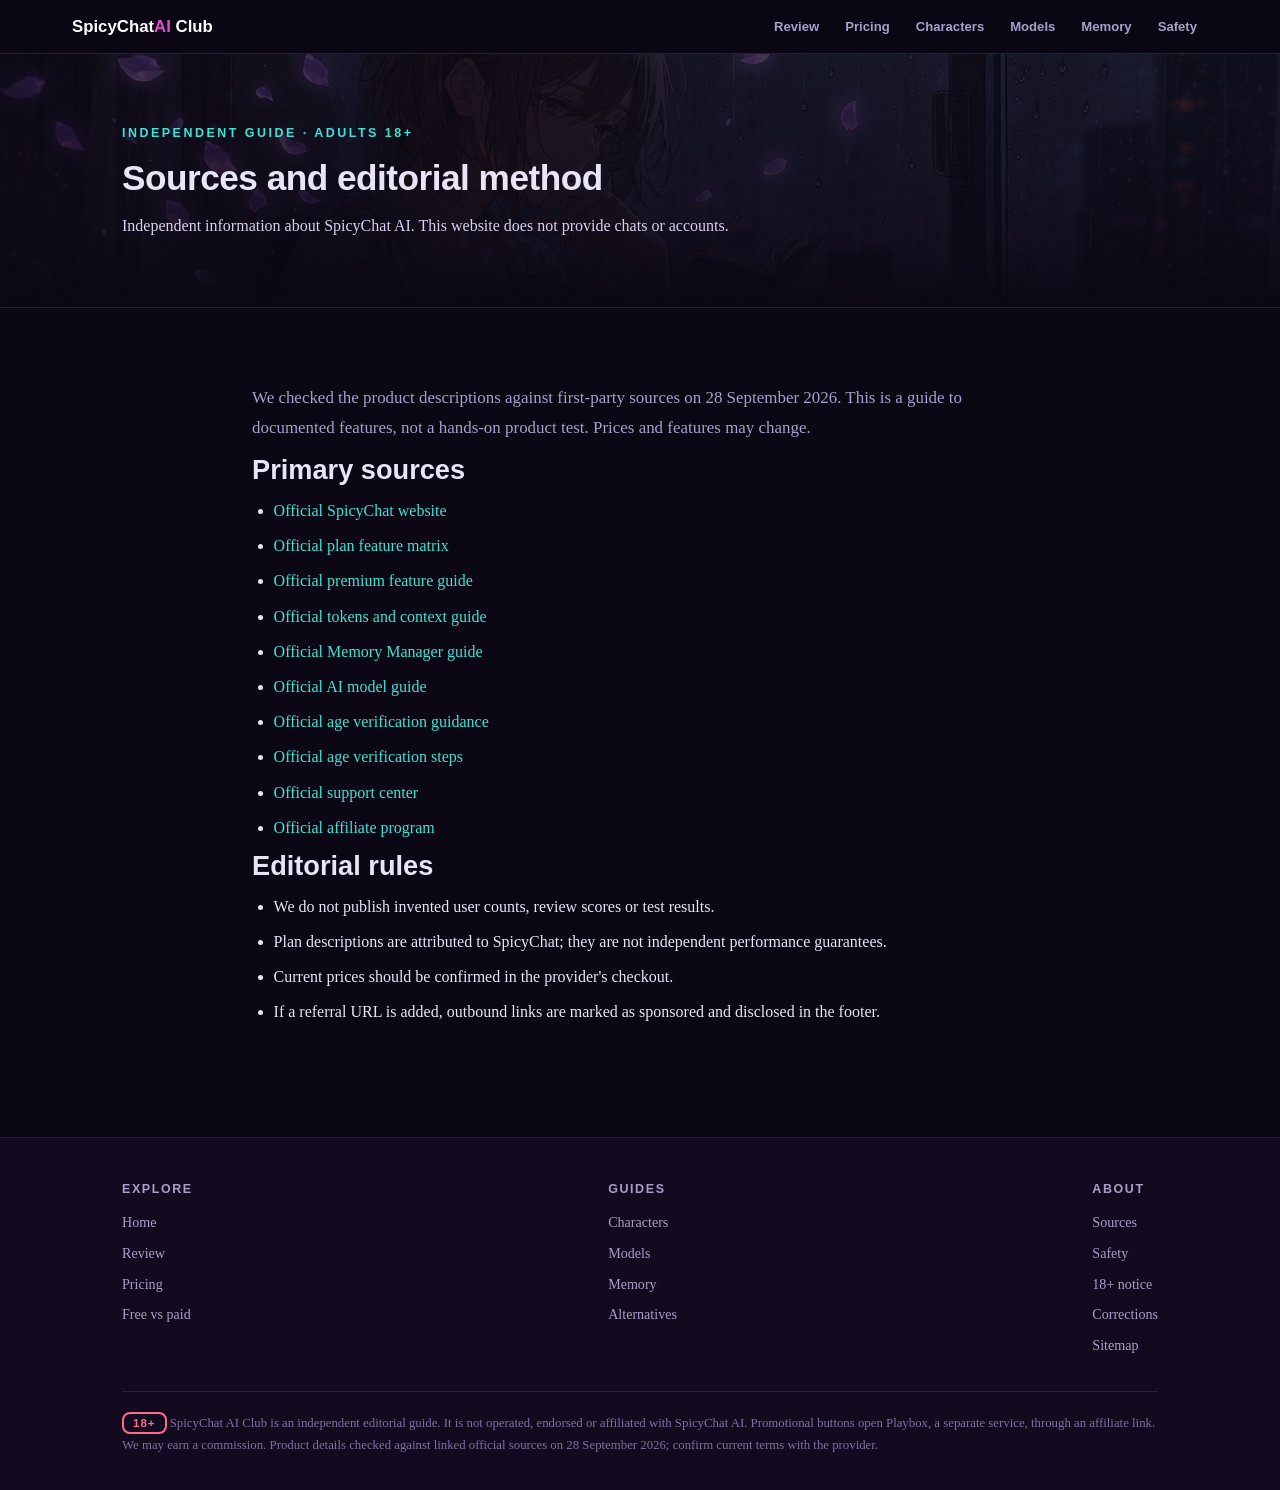
<file: sources.html>
<!doctype html>
<html lang="en">
<head>
  <meta charset="utf-8">
  <meta name="viewport" content="width=device-width, initial-scale=1">
  <meta name="rating" content="adult">
  <meta name="google-site-verification" content="AeKEHH6iEmkBP6dM4qb5Utq2Jvvng24tKWWkh2YenZo">
  <meta name="theme-color" content="#0b0714">
  <meta name="description" content="Official sources and editorial standards for SpicyChat AI Club.">
  <link rel="canonical" href="https://spicychat-ai.club/sources.html">
  <meta property="og:type" content="website">
  <meta property="og:title" content="Sources and Editorial Method | SpicyChat AI Club">
  <meta property="og:description" content="Official sources and editorial standards for SpicyChat AI Club.">
  <meta property="og:url" content="https://spicychat-ai.club/sources.html">
  <meta property="og:image" content="https://spicychat-ai.club/assets/img/scene-memory.jpg">
  <meta name="twitter:card" content="summary_large_image">
  <title>Sources and Editorial Method | SpicyChat AI Club</title>
  <link rel="stylesheet" href="style.css">
  <script async src="https://www.googletagmanager.com/gtag/js?id=G-9EQR9R0YQF"></script>
  <script>
    window.dataLayer = window.dataLayer || [];
    function gtag(){dataLayer.push(arguments);}
    gtag('js', new Date());

    gtag('config', 'G-9EQR9R0YQF');
  </script>
  <script type="application/ld+json">{"@context": "https://schema.org", "@type": "WebSite", "name": "SpicyChat AI Club", "url": "https://spicychat-ai.club/", "description": "Independent guide to SpicyChat AI"}</script>
</head>
<body>
  <a class="skip-link" href="#main">Skip to content</a>
  <header class="site"><div class="bar"><a class="logo" href="index.html" aria-label="SpicyChat AI Club home">SpicyChat<span>AI</span> Club</a><nav class="main" aria-label="Main navigation"><a href="review.html">Review</a><a href="pricing.html">Pricing</a><a href="characters.html">Characters</a><a href="models.html">Models</a><a href="memory.html">Memory</a><a href="is-it-safe.html">Safety</a></nav></div></header>
  <main id="main">
    <div class="hero-sub"><img class="hero-img" src="assets/img/scene-memory.jpg" alt="Illustrated AI roleplay scene" fetchpriority="high"><div class="wrap"><div class="eyebrow">Independent guide · Adults 18+</div><h1>Sources and editorial method</h1><p class="sub">Independent information about SpicyChat AI. This website does not provide chats or accounts.</p></div></div>
    <section><div class="wrap narrow"><p class="lede">We checked the product descriptions against first-party sources on 28 September 2026. This is a guide to documented features, not a hands-on product test. Prices and features may change.</p><h2>Primary sources</h2><ul><li><a href="https://spicychat.ai/pages" target="_blank" rel="noopener noreferrer">Official SpicyChat website</a></li><li><a href="https://support.spicychat.ai/support/solutions/articles/153000260533-plans-and-what-s-included" target="_blank" rel="noopener noreferrer">Official plan feature matrix</a></li><li><a href="https://docs.spicychat.ai/product-guides/premium-features" target="_blank" rel="noopener noreferrer">Official premium feature guide</a></li><li><a href="https://docs.spicychat.ai/advanced/tokens-and-context" target="_blank" rel="noopener noreferrer">Official tokens and context guide</a></li><li><a href="https://docs.spicychat.ai/product-guides/premium-features/memory-manager" target="_blank" rel="noopener noreferrer">Official Memory Manager guide</a></li><li><a href="https://docs.spicychat.ai/product-guides/premium-features/ai-models" target="_blank" rel="noopener noreferrer">Official AI model guide</a></li><li><a href="https://support.spicychat.ai/support/solutions/articles/153000260514-why-spicychat-asks-you-to-verify-your-age" target="_blank" rel="noopener noreferrer">Official age verification guidance</a></li><li><a href="https://support.spicychat.ai/support/solutions/articles/153000260516-how-to-verify-your-age" target="_blank" rel="noopener noreferrer">Official age verification steps</a></li><li><a href="https://support.spicychat.ai/support/home" target="_blank" rel="noopener noreferrer">Official support center</a></li><li><a href="https://promote.spicychat.ai/" target="_blank" rel="noopener noreferrer">Official affiliate program</a></li></ul><h2>Editorial rules</h2><ul><li>We do not publish invented user counts, review scores or test results.</li><li>Plan descriptions are attributed to SpicyChat; they are not independent performance guarantees.</li><li>Current prices should be confirmed in the provider's checkout.</li><li>If a referral URL is added, outbound links are marked as sponsored and disclosed in the footer.</li></ul></div></section>
  </main>
  <footer class="site"><div class="wrap"><div class="fgrid"><div class="fcol"><h4>Explore</h4><a href="index.html">Home</a><a href="review.html">Review</a><a href="pricing.html">Pricing</a><a href="free-vs-paid.html">Free vs paid</a></div><div class="fcol"><h4>Guides</h4><a href="characters.html">Characters</a><a href="models.html">Models</a><a href="memory.html">Memory</a><a href="alternatives.html">Alternatives</a></div><div class="fcol"><h4>About</h4><a href="sources.html">Sources</a><a href="is-it-safe.html">Safety</a><a href="18-plus.html">18+ notice</a><a href="contact.html">Corrections</a><a href="sitemap.html">Sitemap</a></div></div><div class="legal"><span class="badge18">18+</span> SpicyChat AI Club is an independent editorial guide. It is not operated, endorsed or affiliated with SpicyChat AI. Promotional buttons open Playbox, a separate service, through an affiliate link. We may earn a commission. Product details checked against linked official sources on 28 September 2026; confirm current terms with the provider.</div></div></footer>
</body>
</html>
</file>
<file: style.css>
:root{
  --bg:#0b0714;--bg2:#120b20;--card:#181028;--card2:#1e1433;
  --border:#2a1d42;--text:#eae4f7;--muted:#a99ec7;
  --accent:#e14eca;--accent2:#3fe3d4;--gold:#f5c66b;
  --danger:#ff6b8b;--ok:#5ee6a0;
}
*{margin:0;padding:0;box-sizing:border-box}
html{scroll-behavior:smooth}
body{background:var(--bg);color:var(--text);font:16px/1.75 Georgia,'Times New Roman',serif;-webkit-font-smoothing:antialiased}
.skip-link{position:absolute;left:12px;top:-80px;z-index:100;background:#fff;color:#0b0714;padding:8px 14px;border-radius:8px}
.skip-link:focus{top:12px}
:focus-visible{outline:3px solid var(--accent2);outline-offset:3px}
h1,h2,h3,h4,.sans{font-family:'Segoe UI',Arial,Helvetica,sans-serif;line-height:1.25}
h1{font-size:2.3rem;font-weight:800;letter-spacing:-.5px}
h2{font-size:1.7rem;font-weight:750;margin-bottom:.6rem}
h3{font-size:1.2rem;font-weight:700;margin:1.4rem 0 .5rem}
p{margin:.7rem 0}
a{color:var(--accent2);text-decoration:none}
a:hover{text-decoration:underline}
img{max-width:100%;display:block}
.wrap{max-width:1080px;margin:0 auto;padding:0 22px}
.narrow{max-width:820px}

/* header */
header.site{position:sticky;top:0;z-index:50;background:rgba(11,7,20,.92);backdrop-filter:blur(8px);border-bottom:1px solid var(--border)}
.bar{display:flex;align-items:center;justify-content:space-between;gap:14px;padding:12px 22px;max-width:1180px;margin:0 auto}
.logo{font-family:'Segoe UI',sans-serif;font-weight:800;font-size:1.05rem;color:#fff;white-space:nowrap}
.logo span{color:var(--accent)}
nav.main{display:flex;flex-wrap:wrap;gap:4px}
nav.main a{color:var(--muted);font:600 .82rem 'Segoe UI',sans-serif;padding:7px 11px;border-radius:8px}
nav.main a:hover{color:#fff;background:var(--card2);text-decoration:none}
nav.main a[aria-current="page"]{color:#fff;background:var(--card2)}

/* buttons */
.btn{display:inline-block;font:700 .95rem 'Segoe UI',sans-serif;padding:13px 26px;border-radius:12px;transition:.15s}
.btn-primary{background:linear-gradient(135deg,var(--accent),#8f3bff);color:#fff;box-shadow:0 6px 24px rgba(225,78,202,.35)}
.btn-primary:hover{transform:translateY(-2px);text-decoration:none;color:#fff}
.btn-ghost{border:1px solid var(--border);color:var(--text)}
.btn-ghost:hover{border-color:var(--accent2);text-decoration:none;color:var(--accent2)}

/* hero */
.hero{position:relative;overflow:hidden;border-bottom:1px solid var(--border)}
.hero-img{position:absolute;inset:0;width:100%;height:100%;object-fit:cover;object-position:center 30%}
.hero::after{content:"";position:absolute;inset:0;background:linear-gradient(180deg,rgba(11,7,20,.55) 0%,rgba(11,7,20,.78) 55%,var(--bg) 100%)}
.hero .wrap{position:relative;z-index:2;padding:96px 22px 84px}
.hero h1{font-size:2.9rem;max-width:820px;text-shadow:0 2px 24px rgba(0,0,0,.6)}
.hero .sub{font-size:1.18rem;color:#d9d0ee;max-width:720px;margin:1rem 0 1.8rem}
.eyebrow{font:700 .78rem 'Segoe UI',sans-serif;letter-spacing:2.5px;text-transform:uppercase;color:var(--accent2);margin-bottom:1rem}
.cta-row{display:flex;flex-wrap:wrap;gap:14px;align-items:center}

/* verified bar */
.verified{display:flex;flex-wrap:wrap;gap:10px;align-items:center;background:var(--card);border:1px solid var(--border);border-radius:12px;padding:10px 16px;margin:1.6rem 0 0;font:600 .82rem 'Segoe UI',sans-serif;color:var(--muted)}
.verified b{color:var(--ok)}
.dot{width:8px;height:8px;border-radius:50%;background:var(--ok);display:inline-block}

/* sections */
section{padding:64px 0}
section.alt{background:var(--bg2)}
.kicker{font:700 .75rem 'Segoe UI',sans-serif;letter-spacing:2.2px;text-transform:uppercase;color:var(--accent);margin-bottom:.5rem}
.lede{color:var(--muted);font-size:1.06rem;max-width:760px}

/* tldr */
.tldr{background:linear-gradient(135deg,var(--card2),var(--card));border:1px solid var(--accent);border-radius:16px;padding:26px 28px}
.tldr h2{font-size:1.25rem;color:#fff}
.tldr ul{list-style:none;margin-top:.6rem}
.tldr li{padding-left:26px;position:relative;margin:.45rem 0}
.tldr li::before{content:"→";position:absolute;left:0;color:var(--accent2);font-weight:700}

/* facts table */
table.facts,.compare{width:100%;border-collapse:collapse;font:400 .95rem 'Segoe UI',sans-serif;margin:1.2rem 0}
.facts th,.facts td,.compare th,.compare td{border:1px solid var(--border);padding:11px 14px;text-align:left;vertical-align:top}
.facts th,.compare th{background:var(--card2);color:#fff;font-weight:700;white-space:nowrap}
.facts td:first-child{white-space:nowrap;color:var(--muted);font-weight:600;width:190px}
.src{display:block;font-size:.74rem;color:var(--muted);margin-top:2px}
.compare td{background:rgba(24,16,40,.5)}
.compare .win{color:var(--ok);font-weight:700}
.table-scroll{overflow-x:auto;overscroll-behavior-inline:contain}
.table-scroll .compare{min-width:620px}

/* steps */
.steps{display:grid;grid-template-columns:repeat(auto-fit,minmax(240px,1fr));gap:18px;margin:1.6rem 0}
.step{background:var(--card);border:1px solid var(--border);border-radius:14px;padding:22px}
.step .n{font:800 1.6rem 'Segoe UI',sans-serif;background:linear-gradient(135deg,var(--accent),var(--accent2));-webkit-background-clip:text;background-clip:text;color:transparent}

/* cards */
.grid{display:grid;grid-template-columns:repeat(auto-fill,minmax(250px,1fr));gap:20px;margin:1.6rem 0}
.card{background:var(--card);border:1px solid var(--border);border-radius:14px;overflow:hidden;transition:.15s}
.card:hover{border-color:var(--accent);transform:translateY(-3px)}
.card img{width:100%;height:170px;object-fit:cover}
.card .body{padding:16px 18px}
.card h3{margin:.1rem 0 .3rem;font-size:1.02rem}
.card p{font-size:.88rem;color:var(--muted);margin:0}
.link-card{display:block;color:var(--text)}
.link-card:hover{text-decoration:none}
.tag{display:inline-block;font:700 .68rem 'Segoe UI',sans-serif;letter-spacing:1px;text-transform:uppercase;color:var(--accent2);background:rgba(63,227,212,.1);border:1px solid rgba(63,227,212,.3);border-radius:20px;padding:2px 10px;margin-bottom:8px}

/* pricing tiers */
.tiers{display:grid;grid-template-columns:repeat(auto-fit,minmax(230px,1fr));gap:18px;margin:1.6rem 0}
.tier{background:var(--card);border:1px solid var(--border);border-radius:16px;padding:24px;display:flex;flex-direction:column}
.tier.hot{border-color:var(--accent);box-shadow:0 0 0 1px var(--accent),0 10px 40px rgba(225,78,202,.18);position:relative}
.tier.hot::before{content:"MOST VALUE";position:absolute;top:-11px;left:50%;transform:translateX(-50%);background:var(--accent);color:#fff;font:800 .64rem 'Segoe UI',sans-serif;letter-spacing:1.5px;padding:3px 12px;border-radius:20px}
.tier h3{margin:0;font-size:1.05rem;color:#fff}
.tier .price{font:800 2rem 'Segoe UI',sans-serif;margin:.4rem 0 .1rem}
.tier .price small{font:600 .85rem 'Segoe UI',sans-serif;color:var(--muted)}
.tier .note{font-size:.8rem;color:var(--muted);margin-bottom:.8rem}
.tier ul{list-style:none;flex:1}
.tier li{font-size:.86rem;padding:5px 0 5px 22px;position:relative;color:#d5cceb}
.tier li::before{content:"✓";position:absolute;left:0;color:var(--accent2);font-weight:700}
.tier li.no{color:#6f6390}
.tier li.no::before{content:"—";color:#6f6390}
.tier .btn{margin-top:14px;text-align:center}

/* pros cons */
.pc{display:grid;grid-template-columns:1fr 1fr;gap:18px;margin:1.4rem 0}
.pc .col{background:var(--card);border:1px solid var(--border);border-radius:14px;padding:22px}
.pc h3{margin-top:0}
.pc .good h3{color:var(--ok)}.pc .bad h3{color:var(--danger)}
.pc ul{list-style:none}
.pc li{padding:6px 0 6px 24px;position:relative;font-size:.94rem}
.pc .good li::before{content:"+";position:absolute;left:2px;color:var(--ok);font-weight:800}
.pc .bad li::before{content:"–";position:absolute;left:2px;color:var(--danger);font-weight:800}

/* callout */
.callout{border-left:4px solid var(--accent2);background:rgba(63,227,212,.06);border-radius:0 12px 12px 0;padding:16px 20px;margin:1.4rem 0;font-size:.95rem}
.callout.warn{border-color:var(--gold);background:rgba(245,198,107,.06)}
.callout b{color:#fff}

/* faq */
details.faq{background:var(--card);border:1px solid var(--border);border-radius:12px;margin:10px 0;overflow:hidden}
details.faq summary{cursor:pointer;padding:16px 20px;font:700 .98rem 'Segoe UI',sans-serif;color:#fff;list-style:none;display:flex;justify-content:space-between;align-items:center}
details.faq summary::after{content:"+";font-size:1.3rem;color:var(--accent)}
details.faq[open] summary::after{content:"–"}
details.faq .a{padding:0 20px 18px;color:var(--muted);font-size:.95rem}

/* gallery */
.gallery{display:grid;grid-template-columns:repeat(auto-fill,minmax(210px,1fr));gap:14px;margin:1.4rem 0}
.gallery img{width:100%;height:150px;object-fit:cover;border-radius:12px;border:1px solid var(--border)}

/* toc */
.toc{background:var(--card);border:1px solid var(--border);border-radius:14px;padding:20px 24px;margin:1.6rem 0}
.toc h2{font-size:.85rem;letter-spacing:2px;text-transform:uppercase;color:var(--muted)}
.toc ol{columns:2;column-gap:36px;margin:.4rem 0 0 1.2rem;font:500 .9rem 'Segoe UI',sans-serif}
.toc li{margin:.3rem 0}

/* breadcrumb */
.crumbs{font:600 .78rem 'Segoe UI',sans-serif;color:var(--muted);padding:18px 0 0}
.crumbs a{color:var(--muted)}

/* hero sub-pages */
.hero-sub{position:relative;overflow:hidden;border-bottom:1px solid var(--border)}
.hero-sub .hero-img{object-position:center 25%}
.hero-sub::after{content:"";position:absolute;inset:0;background:linear-gradient(180deg,rgba(11,7,20,.72),rgba(11,7,20,.88) 70%,var(--bg))}
.hero-sub .wrap{position:relative;z-index:2;padding:72px 22px 56px}
.hero-sub h1{font-size:2.2rem;max-width:760px}
.hero-sub .sub{max-width:700px;color:#d9d0ee}
.hero-action{margin-top:20px}
.promo-note{color:#d9d0ee;font:500 .82rem/1.5 'Segoe UI',Arial,sans-serif;margin-top:12px}

/* footer */
footer.site{border-top:1px solid var(--border);background:var(--bg2);padding:44px 0 34px;margin-top:40px}
.fgrid{display:flex;flex-wrap:wrap;gap:36px;justify-content:space-between}
.fcol h4{font:700 .78rem 'Segoe UI',sans-serif;letter-spacing:1.6px;text-transform:uppercase;color:var(--muted);margin-bottom:.7rem}
.fcol a{display:block;font-size:.88rem;color:var(--muted);padding:3px 0}
.fcol a:hover{color:var(--accent2)}
.legal{margin-top:30px;padding-top:20px;border-top:1px solid var(--border);font-size:.8rem;color:#7d719f}
.badge18{display:inline-block;border:2px solid var(--danger);color:var(--danger);font:800 .72rem 'Segoe UI',sans-serif;border-radius:8px;padding:3px 9px;letter-spacing:1px}

/* post hero for subpages */
.post-hero{width:100%;height:340px;object-fit:cover;border-radius:16px;border:1px solid var(--border);margin:1.4rem 0}
.error-page{min-height:100vh;display:flex;flex-direction:column;align-items:flex-start;justify-content:center}
main li{margin:.45rem 0}
main ul{padding-left:1.35rem}

@media(max-width:760px){
  h1{font-size:1.8rem}.hero h1{font-size:2rem}
  .bar{align-items:flex-start;flex-direction:column}
  nav.main{width:100%;flex-wrap:wrap}
  nav.main a{white-space:nowrap;padding:5px 8px}
  .pc{grid-template-columns:1fr}
  .toc ol{columns:1}
  .facts td:first-child{width:auto}
  .hero .wrap{padding:64px 22px 56px}
  .hero-sub .wrap{padding:58px 22px 48px}
}
</file>
